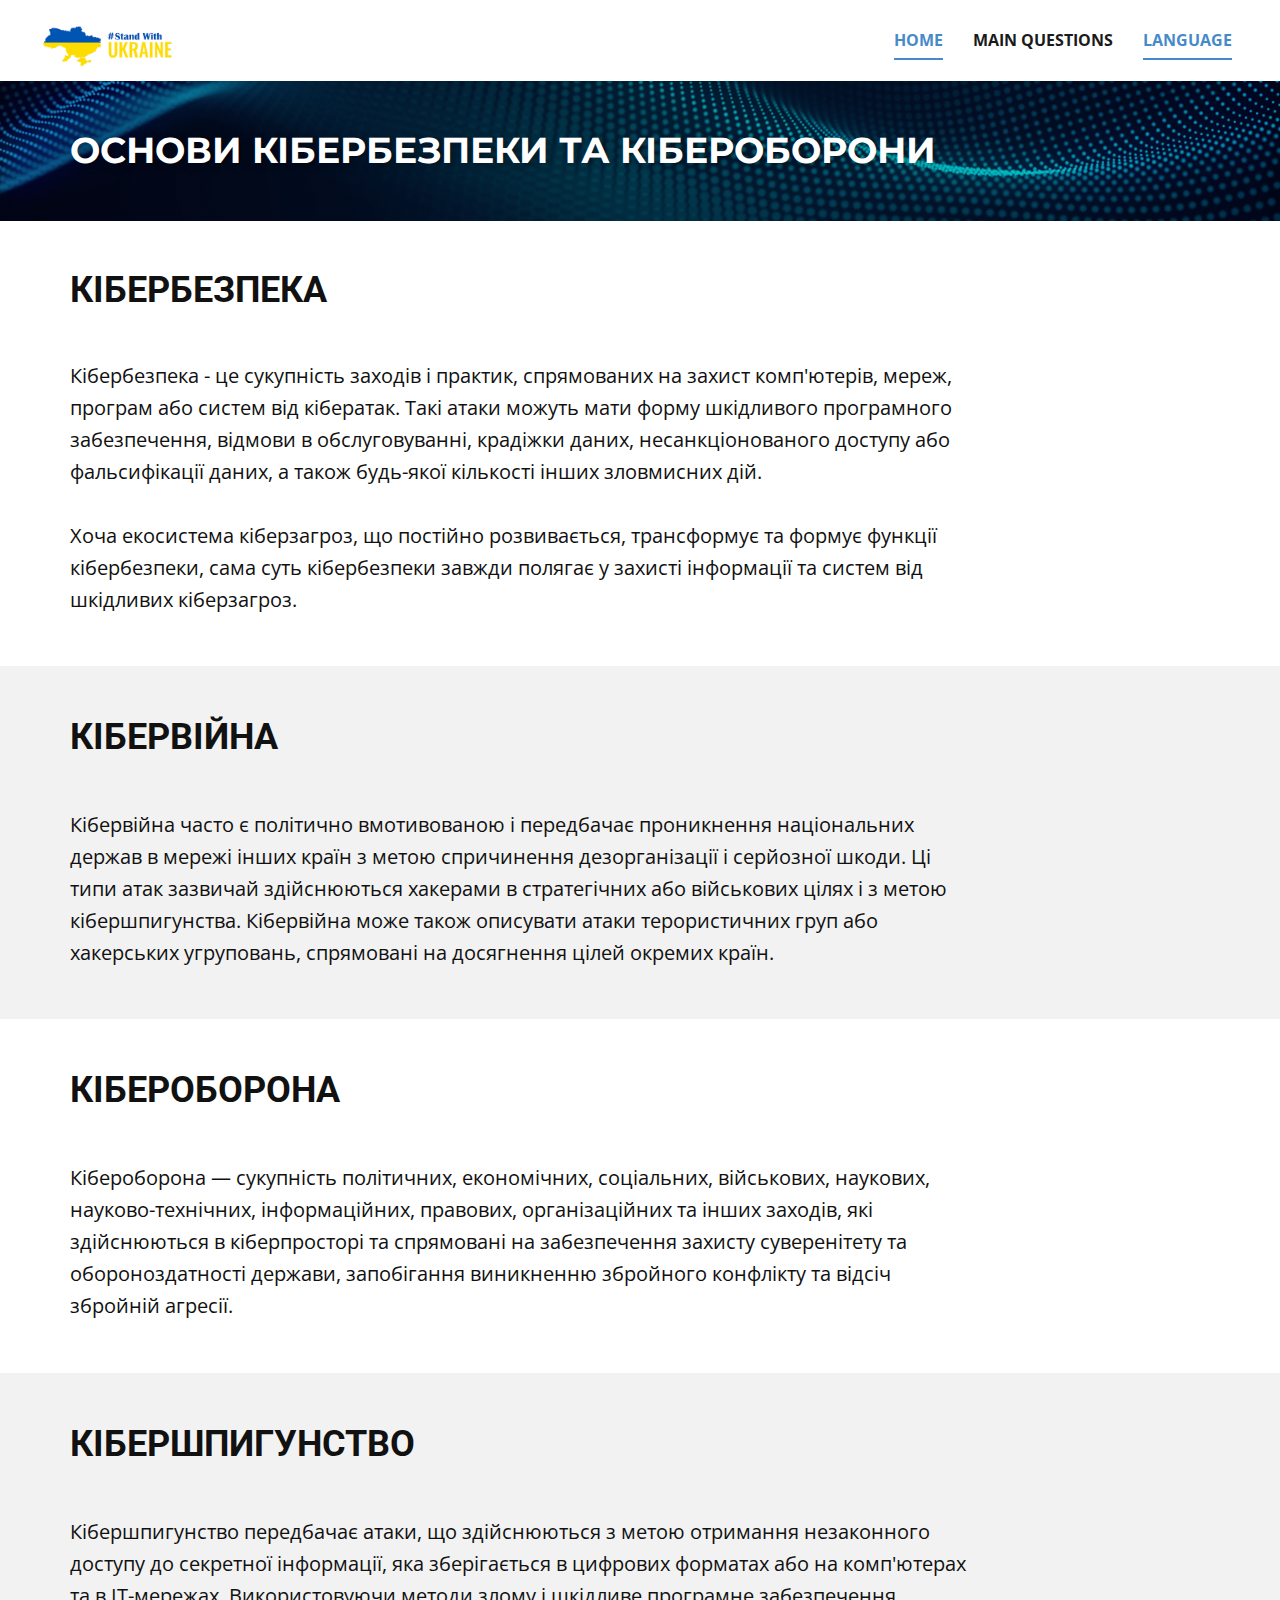
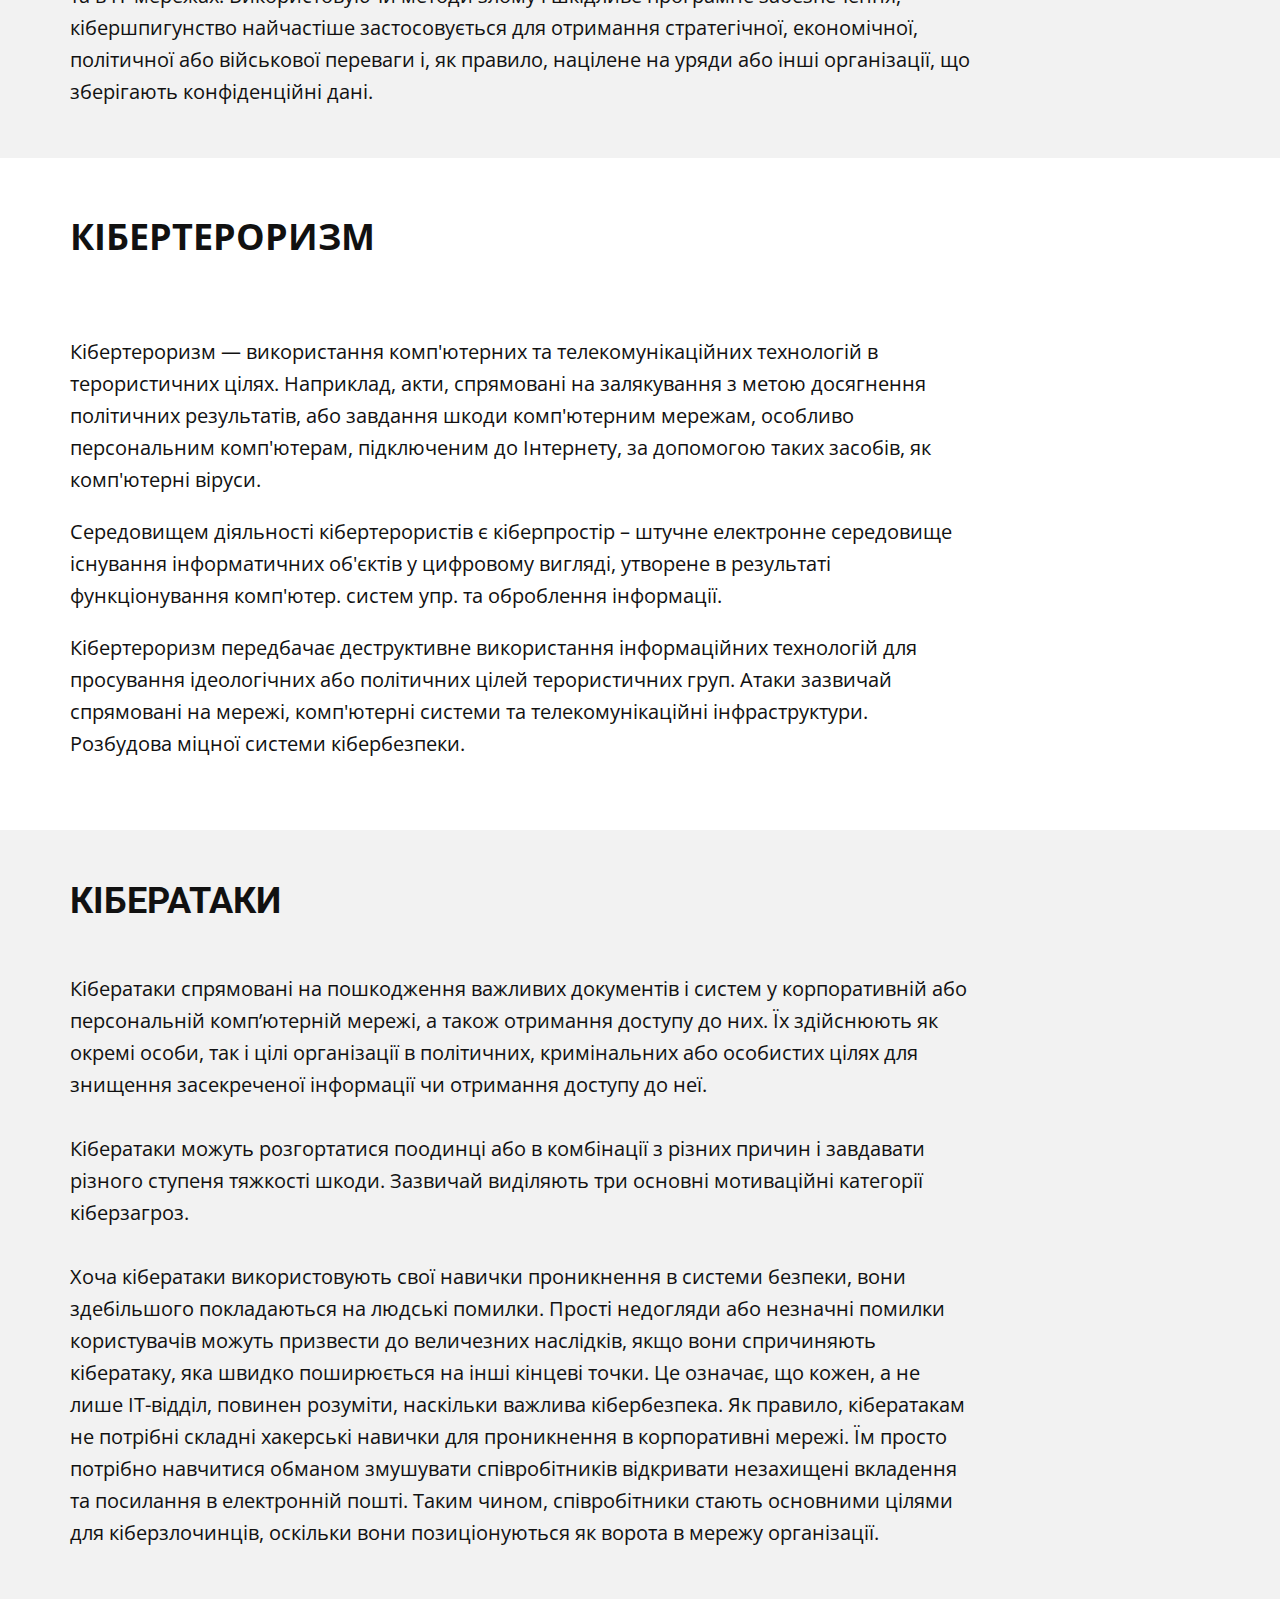
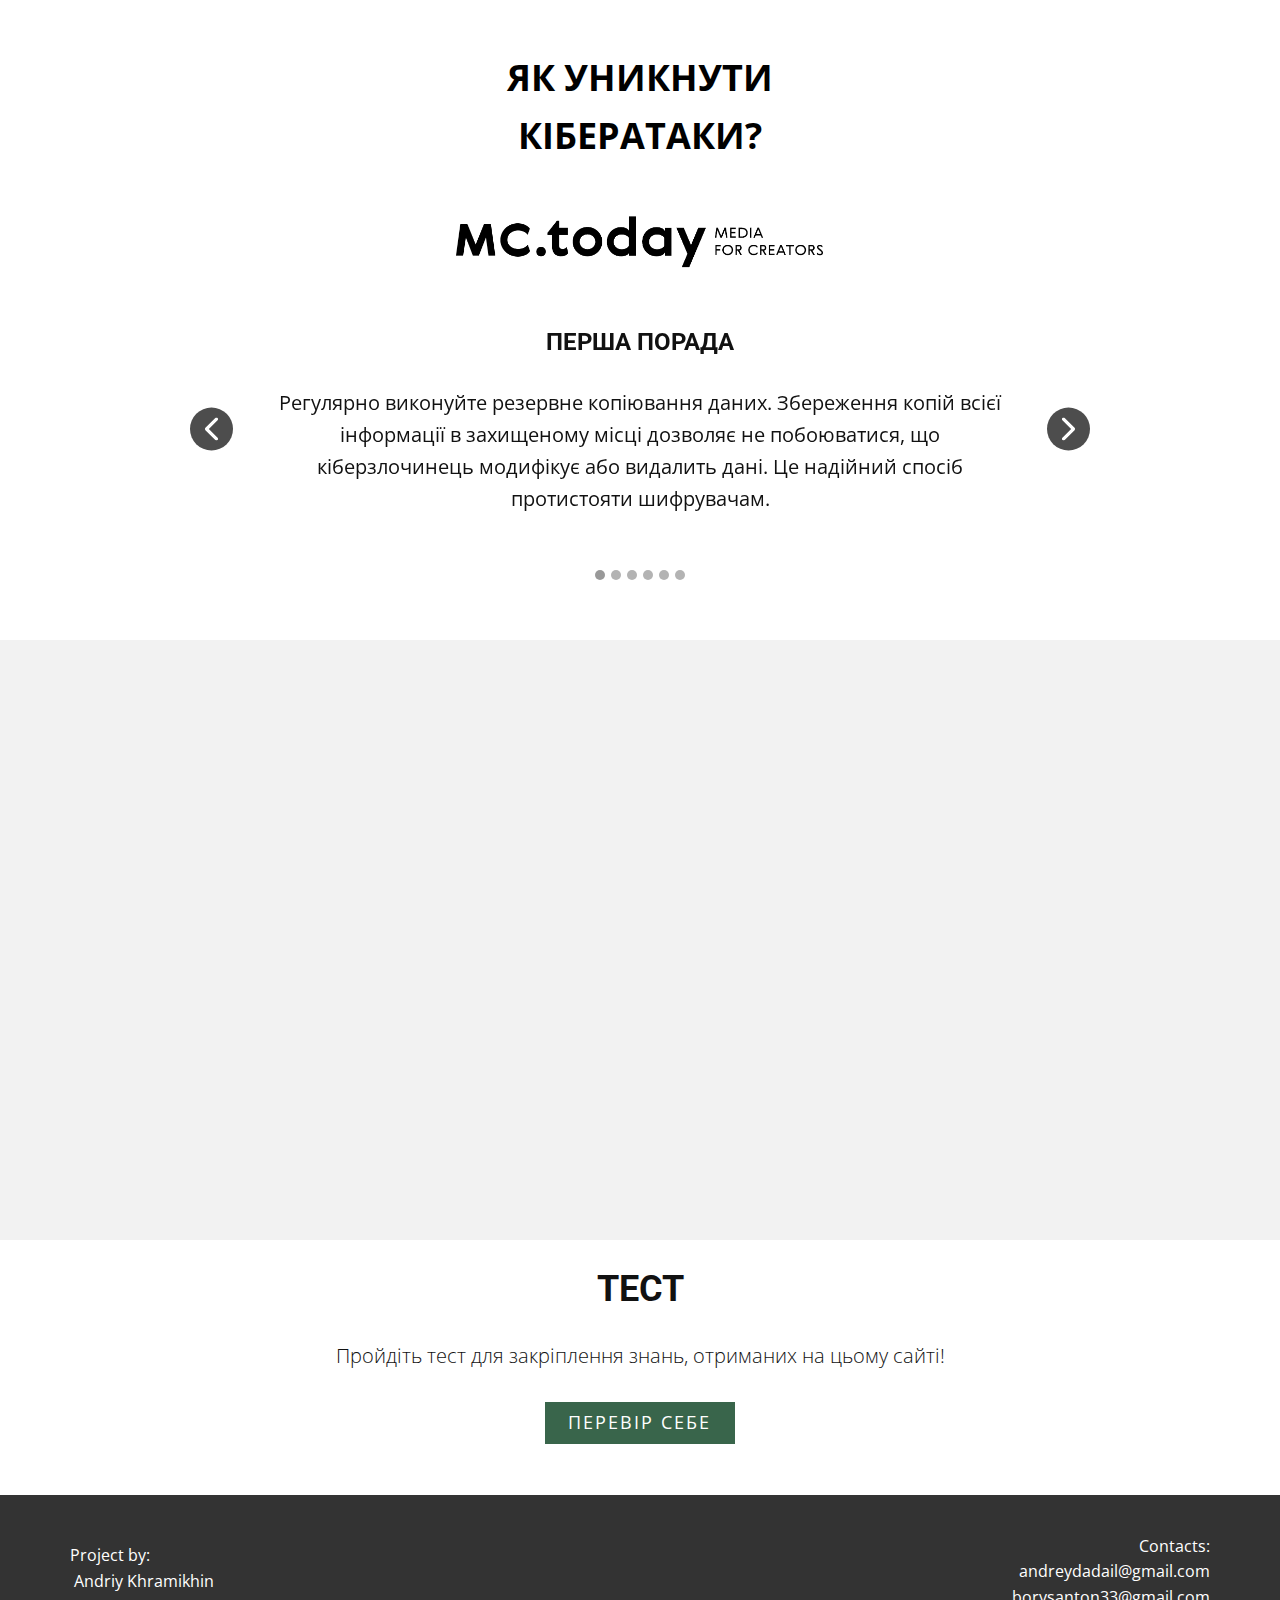
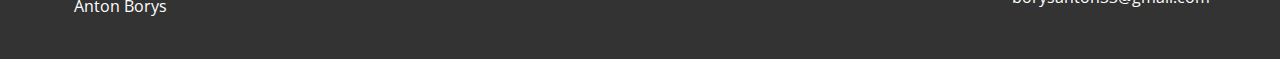
<file: index.html>
<!DOCTYPE html>
<html style="font-size: 16px;" lang="ru"><head>
    <meta name="viewport" content="width=device-width, initial-scale=1.0">
    <meta charset="utf-8">
    <meta name="keywords" content="PC gaming news, reviews, and guides, INTUITIVE">
    <meta name="description" content="">
    <title>КІБЕРБЕЗПЕКА</title>
    <link rel="stylesheet" href="nicepage.css" media="screen">
<link rel="stylesheet" href="КІБЕРБЕЗПЕКА.css" media="screen">
    <script class="u-script" type="text/javascript" src="jquery.js" defer=""></script>
    <script class="u-script" type="text/javascript" src="nicepage.js" defer=""></script>
    <meta name="generator" content="Nicepage 5.0.7, nicepage.com">
    <meta name="referrer" content="origin">
    <link id="u-theme-google-font" rel="stylesheet" href="https://fonts.googleapis.com/css?family=Roboto:100,100i,300,300i,400,400i,500,500i,700,700i,900,900i|Open+Sans:300,300i,400,400i,500,500i,600,600i,700,700i,800,800i">
    <link id="u-page-google-font" rel="stylesheet" href="https://fonts.googleapis.com/css?family=Montserrat:100,100i,200,200i,300,300i,400,400i,500,500i,600,600i,700,700i,800,800i,900,900i">
    
    
    
    
    
    
    
    
    
    
    
    
    <script type="application/ld+json">{
		"@context": "http://schema.org",
		"@type": "Organization",
		"name": "",
		"logo": "images/image_2022-11-23_01-07-32.png"
}</script>
    <meta name="theme-color" content="#478ac9">
    <meta property="og:title" content="КІБЕРБЕЗПЕКА">
    <meta property="og:type" content="website">
  </head>
  <body data-home-page="КІБЕРБЕЗПЕКА.html" data-home-page-title="КІБЕРБЕЗПЕКА" class="u-body u-xl-mode" data-lang="ru"><header class="u-clearfix u-header u-image u-sticky u-sticky-aeb5 u-header" id="sec-20ce" data-image-width="220" data-image-height="139"><div class="u-clearfix u-sheet u-valign-middle-lg u-sheet-1">
        <a href="КІБЕРБЕЗПЕКА.html" class="u-image u-logo u-image-1" data-image-width="380" data-image-height="133" title="КІБЕРБЕЗПЕКА">
          <img src="images/image_2022-11-23_01-07-32.png" class="u-logo-image u-logo-image-1">
        </a>
        <nav class="u-menu u-menu-dropdown u-offcanvas u-menu-1">
          <div class="menu-collapse" style="font-size: 1rem; letter-spacing: 0px; font-weight: 700; text-transform: uppercase;">
            <a class="u-button-style u-custom-active-border-color u-custom-border u-custom-border-color u-custom-borders u-custom-hover-border-color u-custom-left-right-menu-spacing u-custom-padding-bottom u-custom-text-color u-custom-text-hover-color u-custom-top-bottom-menu-spacing u-nav-link u-text-active-palette-1-base u-text-hover-palette-2-base" href="#">
              <svg class="u-svg-link" viewBox="0 0 24 24"><use xmlns:xlink="http://www.w3.org/1999/xlink" xlink:href="#menu-hamburger"></use></svg>
              <svg class="u-svg-content" version="1.1" id="menu-hamburger" viewBox="0 0 16 16" x="0px" y="0px" xmlns:xlink="http://www.w3.org/1999/xlink" xmlns="http://www.w3.org/2000/svg"><g><rect y="1" width="16" height="2"></rect><rect y="7" width="16" height="2"></rect><rect y="13" width="16" height="2"></rect>
</g></svg>
            </a>
          </div>
          <div class="u-custom-menu u-nav-container">
            <ul class="u-nav u-spacing-30 u-unstyled u-nav-1"><li class="u-nav-item"><a class="u-border-2 u-border-active-palette-1-base u-border-hover-palette-1-base u-border-no-left u-border-no-right u-border-no-top u-button-style u-nav-link u-text-active-palette-1-base u-text-grey-90 u-text-hover-grey-90" href="КІБЕРБЕЗПЕКА.html#carousel_6234" style="padding: 10px 0px;">Home</a>
</li><li class="u-nav-item"><a class="u-border-2 u-border-active-palette-1-base u-border-hover-palette-1-base u-border-no-left u-border-no-right u-border-no-top u-button-style u-nav-link u-text-active-palette-1-base u-text-grey-90 u-text-hover-grey-90" href="КІБЕРБЕЗПЕКА.html#sec-dfb4" style="padding: 10px 0px;">Main questions</a><div class="u-nav-popup"><ul class="u-h-spacing-20 u-nav u-unstyled u-v-spacing-10 u-nav-2"><li class="u-nav-item"><a class="u-button-style u-nav-link u-white" href="КІБЕРБЕЗПЕКА.html#sec-dfb4">Cybersecurity</a>
</li><li class="u-nav-item"><a class="u-button-style u-nav-link u-white" href="КІБЕРБЕЗПЕКА.html#sec-ec45">Cyberwar</a>
</li><li class="u-nav-item"><a class="u-button-style u-nav-link u-white" href="КІБЕРБЕЗПЕКА.html#sec-858e">Cyberdefense</a>
</li><li class="u-nav-item"><a class="u-button-style u-nav-link u-white" href="КІБЕРБЕЗПЕКА.html#sec-5d4c">Cyberespionage</a>
</li><li class="u-nav-item"><a class="u-button-style u-nav-link u-white" href="КІБЕРБЕЗПЕКА.html#sec-f762">Cyberterrorism</a>
</li><li class="u-nav-item"><a class="u-button-style u-nav-link u-white" href="КІБЕРБЕЗПЕКА.html#sec-db13">Cyberattacks</a>
</li><li class="u-nav-item"><a class="u-button-style u-nav-link u-white" href="КІБЕРБЕЗПЕКА.html#sec-d82f">How to avoid a cyberattack?</a>
</li><li class="u-nav-item"><a class="u-button-style u-nav-link u-white" href="КІБЕРБЕЗПЕКА.html#sec-c91d">Test yourself</a>
</li></ul>
</div>
</li><li class="u-nav-item"><a class="u-border-2 u-border-active-palette-1-base u-border-hover-palette-1-base u-border-no-left u-border-no-right u-border-no-top u-button-style u-nav-link u-text-active-palette-1-base u-text-grey-90 u-text-hover-grey-90" href="КІБЕРБЕЗПЕКА.html" style="padding: 10px 0px;">Language</a><div class="u-nav-popup"><ul class="u-h-spacing-20 u-nav u-unstyled u-v-spacing-10 u-nav-3"><li class="u-nav-item"><a class="u-button-style u-nav-link u-white" href="CYBERSECURITY.html">English</a>
</li><li class="u-nav-item"><a class="u-button-style u-nav-link u-white" href="КІБЕРБЕЗПЕКА.html">Ukrainian</a>
</li></ul>
</div>
</li></ul>
          </div>
          <div class="u-custom-menu u-nav-container-collapse">
            <div class="u-black u-container-style u-inner-container-layout u-opacity u-opacity-95 u-sidenav">
              <div class="u-inner-container-layout u-sidenav-overflow">
                <div class="u-menu-close"></div>
                <ul class="u-align-center u-nav u-popupmenu-items u-unstyled u-nav-4"><li class="u-nav-item"><a class="u-button-style u-nav-link" href="КІБЕРБЕЗПЕКА.html#carousel_6234">Home</a>
</li><li class="u-nav-item"><a class="u-button-style u-nav-link" href="КІБЕРБЕЗПЕКА.html#sec-dfb4">Main questions</a><div class="u-nav-popup"><ul class="u-h-spacing-20 u-nav u-unstyled u-v-spacing-10 u-nav-5"><li class="u-nav-item"><a class="u-button-style u-nav-link" href="КІБЕРБЕЗПЕКА.html#sec-dfb4">Cybersecurity</a>
</li><li class="u-nav-item"><a class="u-button-style u-nav-link" href="КІБЕРБЕЗПЕКА.html#sec-ec45">Cyberwar</a>
</li><li class="u-nav-item"><a class="u-button-style u-nav-link" href="КІБЕРБЕЗПЕКА.html#sec-858e">Cyberdefense</a>
</li><li class="u-nav-item"><a class="u-button-style u-nav-link" href="КІБЕРБЕЗПЕКА.html#sec-5d4c">Cyberespionage</a>
</li><li class="u-nav-item"><a class="u-button-style u-nav-link" href="КІБЕРБЕЗПЕКА.html#sec-f762">Cyberterrorism</a>
</li><li class="u-nav-item"><a class="u-button-style u-nav-link" href="КІБЕРБЕЗПЕКА.html#sec-db13">Cyberattacks</a>
</li><li class="u-nav-item"><a class="u-button-style u-nav-link" href="КІБЕРБЕЗПЕКА.html#sec-d82f">How to avoid a cyberattack?</a>
</li><li class="u-nav-item"><a class="u-button-style u-nav-link" href="КІБЕРБЕЗПЕКА.html#sec-c91d">Test yourself</a>
</li></ul>
</div>
</li><li class="u-nav-item"><a class="u-button-style u-nav-link" href="КІБЕРБЕЗПЕКА.html">Language</a><div class="u-nav-popup"><ul class="u-h-spacing-20 u-nav u-unstyled u-v-spacing-10 u-nav-6"><li class="u-nav-item"><a class="u-button-style u-nav-link" href="CYBERSECURITY.html">English</a>
</li><li class="u-nav-item"><a class="u-button-style u-nav-link" href="КІБЕРБЕЗПЕКА.html">Ukrainian</a>
</li></ul>
</div>
</li></ul>
              </div>
            </div>
            <div class="u-black u-menu-overlay u-opacity u-opacity-70"></div>
          </div>
        </nav>
      </div></header>
    <section class="u-align-center u-clearfix u-image u-shading u-section-1" id="carousel_6234" src="" data-image-width="3840" data-image-height="2160">
      <div class="u-clearfix u-sheet u-valign-middle u-sheet-1">
        <h1 class="u-align-left u-custom-font u-font-montserrat u-text u-text-body-alt-color u-title u-text-1">ОСНОВИ КІБЕРБЕЗПЕКИ ТА КІБЕРОБОРОНИ</h1>
      </div>
    </section>
    <section class="u-align-center u-clearfix u-white u-section-2" src="" id="sec-dfb4">
      <div class="u-clearfix u-sheet u-sheet-1">
        <h1 class="u-align-left u-text u-title u-text-1">КІБЕРБЕЗПЕКА</h1>
        <p class="u-align-left u-large-text u-text u-text-variant u-text-2"> Кібербезпека - це сукупність заходів і практик, спрямованих на захист комп'ютерів, мереж, програм або систем від кібератак. Такі атаки можуть мати форму шкідливого програмного забезпечення, відмови в обслуговуванні, крадіжки даних, несанкціонованого доступу або фальсифікації даних, а також будь-якої кількості інших зловмисних дій. <br>
          <br>Хоча екосистема кіберзагроз, що постійно розвивається, трансформує та формує функції кібербезпеки, сама суть кібербезпеки завжди полягає у захисті інформації та систем від шкідливих кіберзагроз. <br>
        </p>
      </div>
    </section>
    <section class="u-clearfix u-grey-5 u-section-3" id="sec-ec45">
      <div class="u-clearfix u-sheet u-valign-middle u-sheet-1">
        <h3 class="u-text u-text-1">КІБЕРВІЙНА</h3>
        <p class="u-text u-text-2"> Кібервійна часто є політично вмотивованою і передбачає проникнення національних держав в мережі інших країн з метою спричинення дезорганізації і серйозної шкоди. Ці типи атак зазвичай здійснюються хакерами в стратегічних або військових цілях і з метою кібершпигунства. Кібервійна може також описувати атаки терористичних груп або хакерських угруповань, спрямовані на досягнення цілей окремих країн.</p>
      </div>
    </section>
    <section class="u-clearfix u-white u-section-4" id="sec-858e">
      <div class="u-clearfix u-sheet u-sheet-1">
        <h3 class="u-align-left u-text u-text-1">КІБЕРОБОРОНА</h3>
        <p class="u-align-left u-text u-text-2"> Кібероборона — сукупність політичних, економічних, соціальних, військових, наукових, науково-технічних, інформаційних, правових, організаційних та інших заходів, які здійснюються в кіберпросторі та спрямовані на забезпечення захисту суверенітету та обороноздатності держави, запобігання виникненню збройного конфлікту та відсіч збройній агресії.</p>
      </div>
    </section>
    <section class="u-clearfix u-grey-5 u-section-5" id="sec-5d4c">
      <div class="u-clearfix u-sheet u-sheet-1">
        <h3 class="u-text u-text-1">КІБЕРШПИГУНСТВО</h3>
        <p class="u-text u-text-2"> Кібершпигунство передбачає атаки, що здійснюються з метою отримання незаконного доступу до секретної інформації, яка зберігається в цифрових форматах або на комп'ютерах та в ІТ-мережах. Використовуючи методи злому і шкідливе програмне забезпечення, кібершпигунство найчастіше застосовується для отримання стратегічної, економічної, політичної або військової переваги і, як правило, націлене на уряди або інші організації, що зберігають конфіденційні дані.</p>
      </div>
    </section>
    <section class="u-clearfix u-white u-section-6" id="sec-f762">
      <div class="u-clearfix u-sheet u-valign-middle u-sheet-1">
        <p class="u-align-left u-text u-text-1">КІБЕРТЕРОРИЗМ</p>
        <div class="fr-view u-align-center u-clearfix u-rich-text u-text u-text-2">
          <p style="text-align: left;">Кібертероризм — використання комп'ютерних та телекомунікаційних технологій в терористичних цілях. Наприклад, акти, спрямовані на залякування з метою досягнення політичних результатів, або завдання шкоди комп'ютерним мережам, особливо персональним комп'ютерам, підключеним до Інтернету, за допомогою таких засобів, як комп'ютерні віруси.</p>
          <p style="text-align: left;">Середовищем діяльності кібертерористів є кіберпростір – штучне електронне середовище існування інформатичних об'єктів у цифровому вигляді, утворене в результаті функціонування комп'ютер. систем упр. та оброблення інформації.</p>
          <p id="isPasted" style="text-align: left;">Кібертероризм передбачає деструктивне використання інформаційних технологій для просування ідеологічних або політичних цілей терористичних груп. Атаки зазвичай спрямовані на мережі, комп'ютерні системи та телекомунікаційні інфраструктури. Розбудова міцної системи кібербезпеки.</p>
        </div>
      </div>
    </section>
    <section class="u-clearfix u-grey-5 u-section-7" id="sec-db13">
      <div class="u-clearfix u-sheet u-sheet-1">
        <h3 class="u-text u-text-1"> КІБЕРАТАКИ</h3>
        <p class="u-text u-text-2"> Кібератаки спрямовані на пошкодження важливих документів і систем у корпоративній або персональній комп’ютерній мережі, а також отримання доступу до них. Їх здійснюють як окремі особи, так і цілі організації в політичних, кримінальних або особистих цілях для знищення засекреченої інформації чи отримання доступу до неї.<br>
          <br>Кібератаки можуть розгортатися поодинці або в комбінації з різних причин і завдавати різного ступеня тяжкості шкоди. Зазвичай виділяють три основні мотиваційні категорії кіберзагроз.&nbsp;<br>
          <br>Хоча кібератаки використовують свої навички проникнення в системи безпеки, вони здебільшого покладаються на людські помилки. Прості недогляди або незначні помилки користувачів можуть призвести до величезних наслідків, якщо вони спричиняють кібератаку, яка швидко поширюється на інші кінцеві точки. Це означає, що кожен, а не лише ІТ-відділ, повинен розуміти, наскільки важлива кібербезпека. Як правило, кібератакам не потрібні складні хакерські навички для проникнення в корпоративні мережі. Їм просто потрібно навчитися обманом змушувати співробітників відкривати незахищені вкладення та посилання в електронній пошті. Таким чином, співробітники стають основними цілями для кіберзлочинців, оскільки вони позиціонуються як ворота в мережу організації.<br>
        </p>
      </div>
    </section>
    <section class="u-align-center u-clearfix u-white u-section-8" id="sec-d82f">
      <div class="u-clearfix u-sheet u-sheet-1">
        <p class="u-text u-text-black u-text-1">ЯК УНИКНУТИ КІБЕРАТАКИ?</p>
        <img class="u-image u-image-contain u-image-default u-image-1" src="images/123.png" alt="" data-image-width="1423" data-image-height="209">
        <div id="carousel-5989" data-interval="5000" data-u-ride="carousel" class="u-carousel u-slider u-slider-1">
          <ol class="u-absolute-hcenter u-carousel-indicators u-carousel-indicators-1">
            <li data-u-target="#carousel-5989" class="u-active u-active-grey-40 u-grey-30 u-hover-palette-5-dark-1 u-shape-circle" data-u-slide-to="0" style="width: 10px; height: 10px;"></li>
            <li data-u-target="#carousel-5989" class="u-active-grey-40 u-grey-30 u-hover-palette-5-dark-1 u-shape-circle" data-u-slide-to="1" style="width: 10px; height: 10px;"></li>
            <li data-u-target="#carousel-5989" class="u-active-grey-40 u-grey-30 u-hover-palette-5-dark-1 u-shape-circle" data-u-slide-to="2" style="width: 10px; height: 10px;"></li>
            <li data-u-target="#carousel-5989" class="u-active-grey-40 u-grey-30 u-hover-palette-5-dark-1 u-shape-circle" data-u-slide-to="3" style="width: 10px; height: 10px;"></li>
            <li data-u-target="#carousel-5989" class="u-active-grey-40 u-grey-30 u-hover-palette-5-dark-1 u-shape-circle" data-u-slide-to="4" style="width: 10px; height: 10px;"></li>
            <li data-u-target="#carousel-5989" class="u-active-grey-40 u-grey-30 u-hover-palette-5-dark-1 u-shape-circle" data-u-slide-to="5" style="width: 10px; height: 10px;"></li>
          </ol>
          <div class="u-carousel-inner" role="listbox">
            <div class="u-active u-align-center u-carousel-item u-container-style u-slide">
              <div class="u-container-layout u-container-layout-1">
                <h4 class="u-text u-text-2">ПЕРША ПОРАДА </h4>
                <p class="u-large-text u-text u-text-variant u-text-3"> Регулярно виконуйте резервне копіювання даних. Збереження копій всієї інформації в захищеному місці дозволяє не побоюватися, що кіберзлочинець модифікує або видалить дані. Це надійний спосіб протистояти шифрувачам.</p>
              </div>
            </div>
            <div class="u-align-center u-carousel-item u-container-style u-slide">
              <div class="u-container-layout u-container-layout-2">
                <h4 class="u-text u-text-4">ДРУГА ПОРАДА </h4>
                <p class="u-large-text u-text u-text-variant u-text-5"> Контролюйте доступи. Використовуйте облікові записи з мінімальними правами для щоденної роботи. Це зменшить шкоду, якщо кіберзлочинець отримає доступ до такого облікового запису. Видаліть облікові записи інших користувачів, які не використовуються.</p>
              </div>
            </div>
            <div class="u-align-center u-carousel-item u-container-style u-slide">
              <div class="u-container-layout u-container-layout-3">
                <h4 class="u-text u-text-6"> ТРЕТЯ ПОРАДА </h4>
                <p class="u-large-text u-text u-text-variant u-text-7"> Не забувайте про двофакторну авторизацію. Ще один одноразовий код на додаток до основного пароля допомагає підвищити безпеку облікового запису.</p>
              </div>
            </div>
            <div class="u-align-center u-carousel-item u-container-style u-slide">
              <div class="u-container-layout u-container-layout-4">
                <h4 class="u-text u-text-8">ЧЕТВЕРТА ПОРАДА </h4>
                <p class="u-large-text u-text u-text-variant u-text-9"> Слідкуйте за новинами кібербезпеки. Цікавтеся останніми подіями у кіберсфері, щоб бути в курсі останніх атак. Іноді це дозволяє раніше відреагувати на нову кіберзагрозу.</p>
              </div>
            </div>
            <div class="u-align-center u-carousel-item u-container-style u-slide">
              <div class="u-container-layout u-container-layout-5">
                <h4 class="u-text u-text-10">П'ЯТА ПОРАДА </h4>
                <p class="u-large-text u-text u-text-variant u-text-11"> Оновлюйте програмне забезпечення вчасно. У програмах постійно знаходять уразливості, які іноді закриваються у нових версіях.</p>
              </div>
            </div>
            <div class="u-align-center u-carousel-item u-container-style u-slide">
              <div class="u-container-layout u-container-layout-6">
                <h4 class="u-text u-text-12">ШОСТА ПОРАДА </h4>
                <p class="u-large-text u-text u-text-variant u-text-13"> Використовуйте брандмауери та антивіруси. Це ще один рівень захисту шляхом виявлення шкідливих програм та зниження інших ризиків.</p>
              </div>
            </div>
          </div>
          <a class="u-absolute-vcenter u-carousel-control u-carousel-control-prev u-grey-70 u-icon-circle u-spacing-10 u-carousel-control-1" href="#carousel-5989" role="button" data-u-slide="prev">
            <span aria-hidden="true">
              <svg viewBox="0 0 451.847 451.847"><path d="M97.141,225.92c0-8.095,3.091-16.192,9.259-22.366L300.689,9.27c12.359-12.359,32.397-12.359,44.751,0
c12.354,12.354,12.354,32.388,0,44.748L173.525,225.92l171.903,171.909c12.354,12.354,12.354,32.391,0,44.744
c-12.354,12.365-32.386,12.365-44.745,0l-194.29-194.281C100.226,242.115,97.141,234.018,97.141,225.92z"></path></svg>
            </span>
            <span class="sr-only">
              <svg viewBox="0 0 451.847 451.847"><path d="M97.141,225.92c0-8.095,3.091-16.192,9.259-22.366L300.689,9.27c12.359-12.359,32.397-12.359,44.751,0
c12.354,12.354,12.354,32.388,0,44.748L173.525,225.92l171.903,171.909c12.354,12.354,12.354,32.391,0,44.744
c-12.354,12.365-32.386,12.365-44.745,0l-194.29-194.281C100.226,242.115,97.141,234.018,97.141,225.92z"></path></svg>
            </span>
          </a>
          <a class="u-absolute-vcenter u-carousel-control u-carousel-control-next u-grey-70 u-icon-circle u-spacing-10 u-carousel-control-2" href="#carousel-5989" role="button" data-u-slide="next">
            <span aria-hidden="true">
              <svg viewBox="0 0 451.846 451.847"><path d="M345.441,248.292L151.154,442.573c-12.359,12.365-32.397,12.365-44.75,0c-12.354-12.354-12.354-32.391,0-44.744
L278.318,225.92L106.409,54.017c-12.354-12.359-12.354-32.394,0-44.748c12.354-12.359,32.391-12.359,44.75,0l194.287,194.284
c6.177,6.18,9.262,14.271,9.262,22.366C354.708,234.018,351.617,242.115,345.441,248.292z"></path></svg>
            </span>
            <span class="sr-only">
              <svg viewBox="0 0 451.846 451.847"><path d="M345.441,248.292L151.154,442.573c-12.359,12.365-32.397,12.365-44.75,0c-12.354-12.354-12.354-32.391,0-44.744
L278.318,225.92L106.409,54.017c-12.354-12.359-12.354-32.394,0-44.748c12.354-12.359,32.391-12.359,44.75,0l194.287,194.284
c6.177,6.18,9.262,14.271,9.262,22.366C354.708,234.018,351.617,242.115,345.441,248.292z"></path></svg>
            </span>
          </a>
        </div>
      </div>
      <style data-mode="XXL">@media (max-width: 0px) {
   .u-section-8 {
    background-image: none;
  }
  .u-section-8 .u-sheet-1 {
    min-height: 579px;
  }
  .u-section-8 .u-slider-1 {
    min-height: 480px;
    width: 763px;
    margin-top: 50px;
    margin-bottom: 50px;
    margin-left: auto;
    margin-right: auto;
  }
  .u-section-8 .u-carousel-indicators-1 {
    position: absolute;
    bottom: 10px;
    width: auto;
    height: auto;
  }
  .u-section-8 .u-container-layout-1 {
    padding-top: 30px;
    padding-bottom: 30px;
    padding-left: 80px;
    padding-right: 80px;
  }
  .u-block-f82b-18 {
    width: 83px;
    height: 83px;
    background-image: url("[data-uri]");
    background-position: 50% 50%;
    margin-top: 0;
    margin-bottom: 0;
    margin-left: auto;
    margin-right: auto;
  }
  .u-section-8 .u-text-3 {
    margin-top: 20px;
    margin-left: 0;
    margin-right: 0;
    margin-bottom: 0;
    font-size: 1.25rem;
  }
  .u-section-8 .u-text-2 {
    font-weight: 700;
    margin-top: 35px;
    margin-left: auto;
    margin-right: auto;
    margin-bottom: 0;
  }
  .u-block-f82b-17 {
    font-size: 1rem;
    font-weight: 400;
    margin-top: 15px;
    margin-left: auto;
    margin-right: auto;
    margin-bottom: 0;
  }
  .u-block-f82b-20 {
    padding-top: 30px;
    padding-bottom: 30px;
    padding-left: 80px;
    padding-right: 80px;
  }
  .u-block-f82b-21 {
    width: 83px;
    height: 83px;
    background-image: url("[data-uri]");
    background-position: 50% 50%;
    margin-top: 0;
    margin-bottom: 0;
    margin-left: auto;
    margin-right: auto;
  }
  .u-block-f82b-22 {
    margin-top: 20px;
    margin-left: 0;
    margin-right: 0;
    margin-bottom: 0;
    font-size: 1.25rem;
  }
  .u-block-f82b-23 {
    font-weight: 700;
    margin-top: 35px;
    margin-left: auto;
    margin-right: auto;
    margin-bottom: 0;
  }
  .u-block-f82b-24 {
    font-size: 1rem;
    font-weight: 400;
    margin-top: 15px;
    margin-left: auto;
    margin-right: auto;
    margin-bottom: 0;
  }
  .u-section-8 .u-carousel-control-1 {
    width: 43px;
    height: 43px;
    background-image: none;
  }
  .u-section-8 .u-carousel-control-2 {
    width: 43px;
    height: 43px;
    background-image: none;
    left: auto;
    position: absolute;
    right: 0;
  }
}</style>
    </section>
    <section class="u-clearfix u-grey-5 u-section-9" id="sec-81f9">
      <div class="u-clearfix u-sheet u-sheet-1">
        <div class="u-align-left u-expanded-width u-left-0 u-video u-video-contain u-video-1">
          <div class="embed-responsive embed-responsive-1">
            <iframe style="position: absolute;top: 0;left: 0;width: 100%;height: 100%;" class="embed-responsive-item" src="https://www.youtube.com/embed/9nQHFF95Q-8?mute=0&amp;showinfo=0&amp;controls=1&amp;start=0" frameborder="0" allowfullscreen=""></iframe>
          </div>
        </div>
      </div>
    </section>
    <section class="u-align-center u-clearfix u-white u-section-10" id="sec-c91d">
      <div class="u-clearfix u-sheet u-sheet-1">
        <h1 class="u-text u-text-1">ТЕСТ</h1>
        <p class="u-text u-text-2">Пройдіть тест для закріплення знань, отриманих на цьому сайті!</p>
        <a href="https://forms.gle/GevR4JmBXghpnULJ7" class="u-border-none u-btn u-btn-rectangle u-button-style u-color-scheme-summer-time u-color-style-multicolor-1 u-custom-color-1 u-radius-0 u-btn-1">ПЕРЕВІР СЕБЕ</a>
      </div>
    </section>
    
    
    
    <footer class="u-align-center u-clearfix u-footer u-grey-80 u-footer" id="sec-bd27"><div class="u-clearfix u-sheet u-sheet-1">
        <p class="u-align-right u-text u-text-1"> Contacts:<br>andreydadail@gmail.com<br>borysanton33@gmail.com
        </p>
        <p class="u-align-left u-small-text u-text u-text-variant u-text-2">Project by:&nbsp;<br>&nbsp;Andriy Khramikhin<br>&nbsp;Anton Borys
        </p>
      </div></footer>

</body></html>
</file>
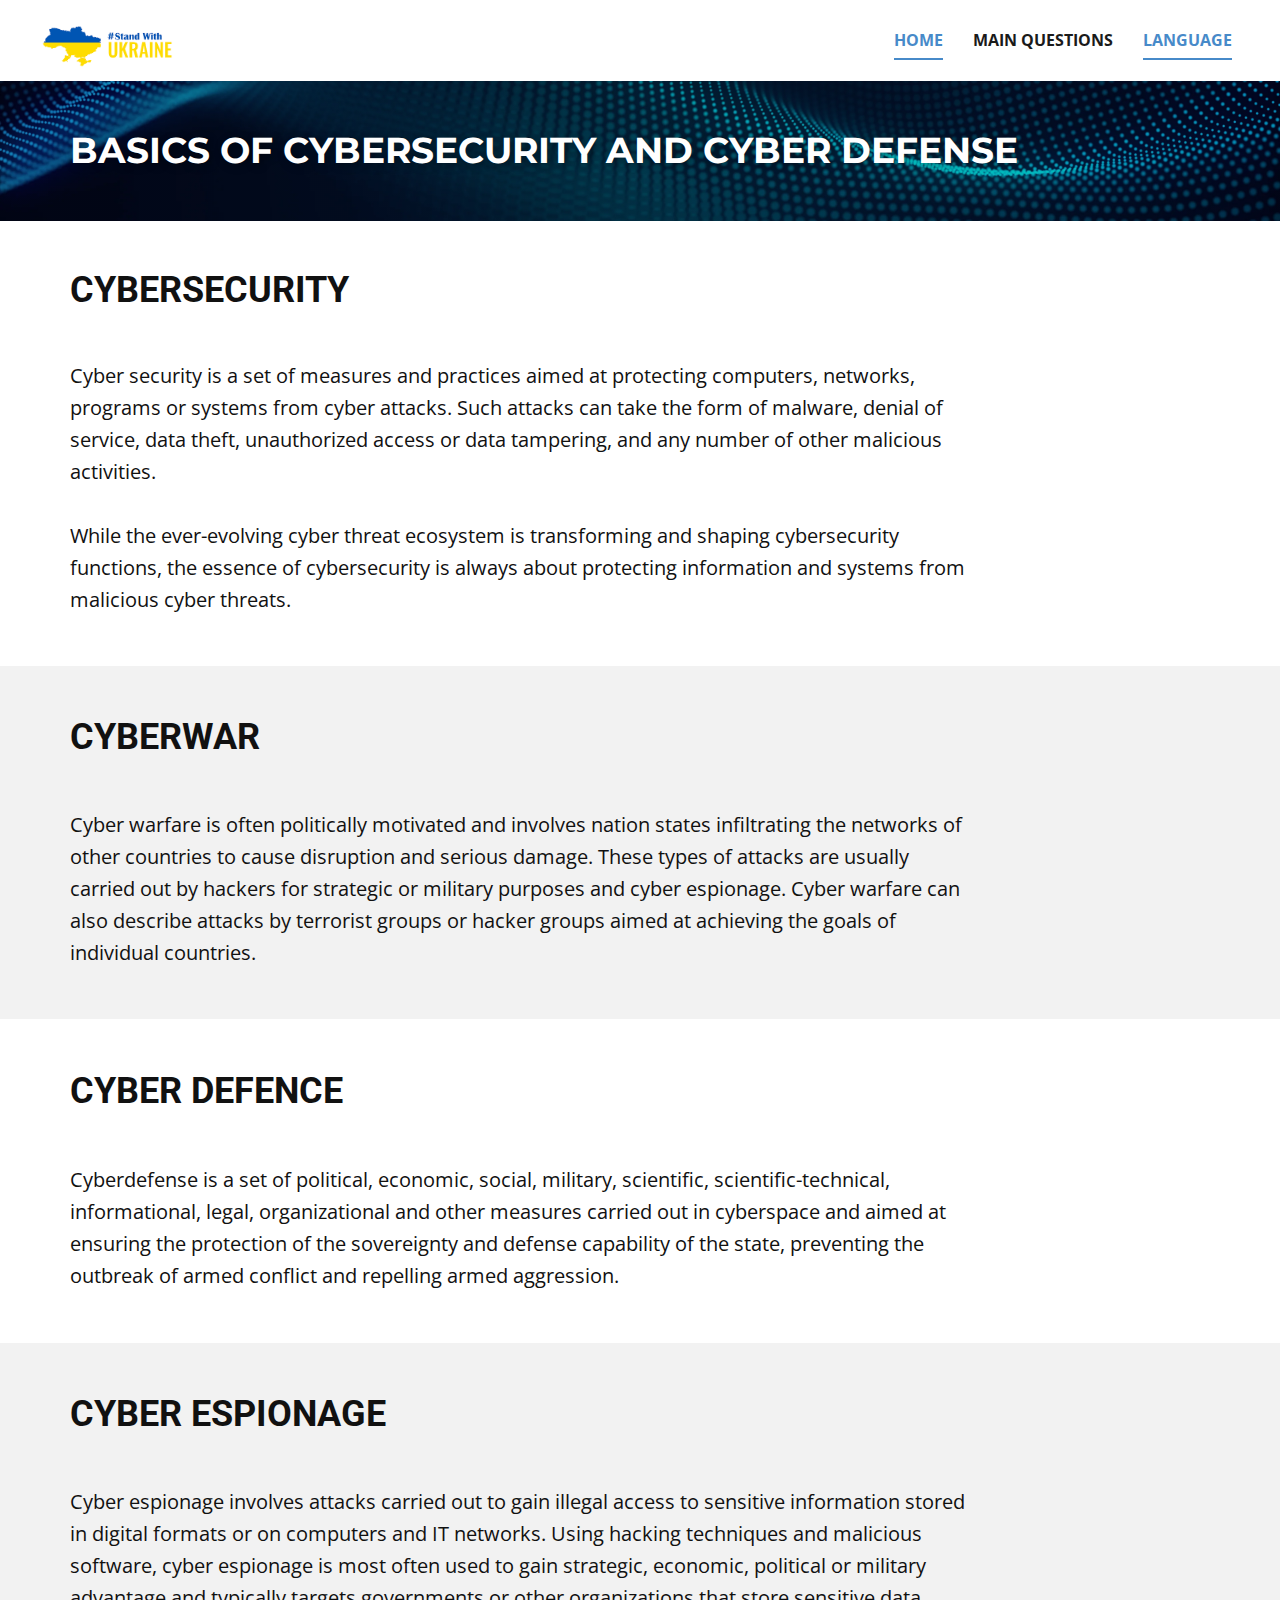
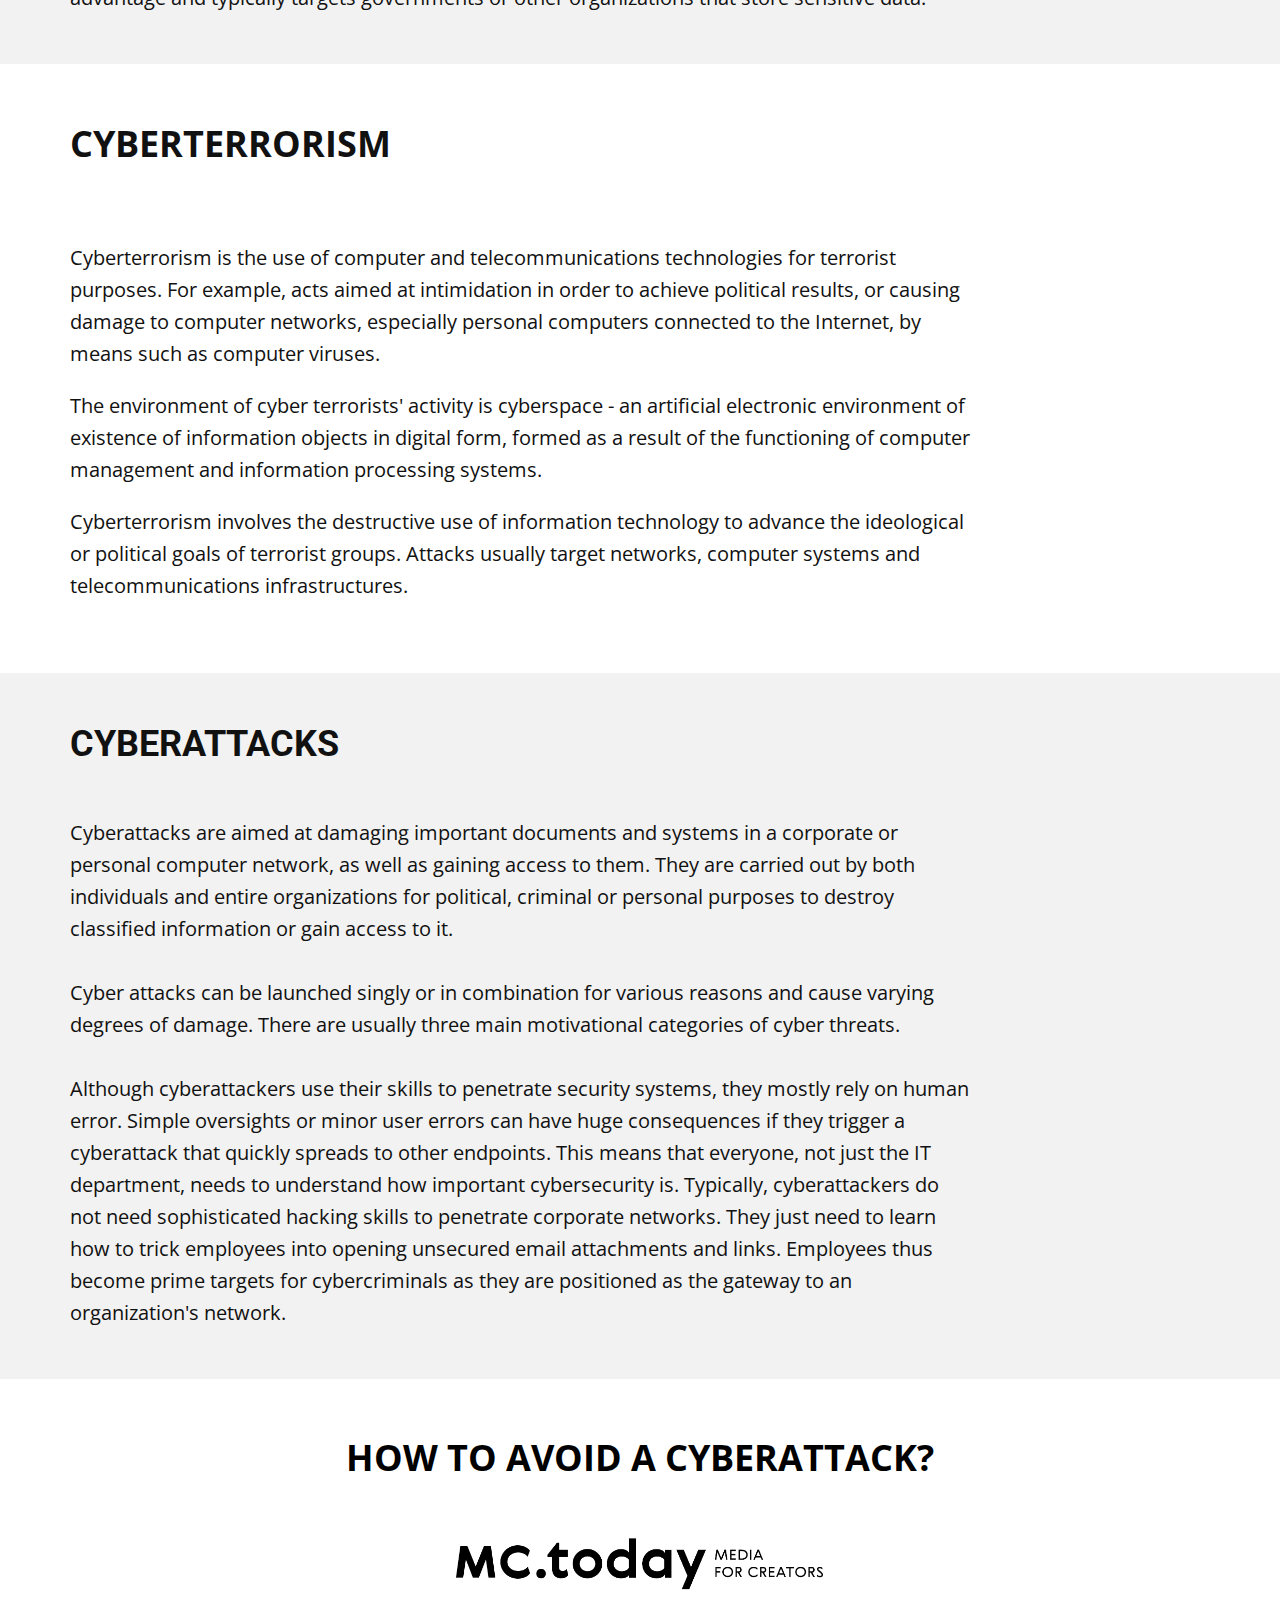
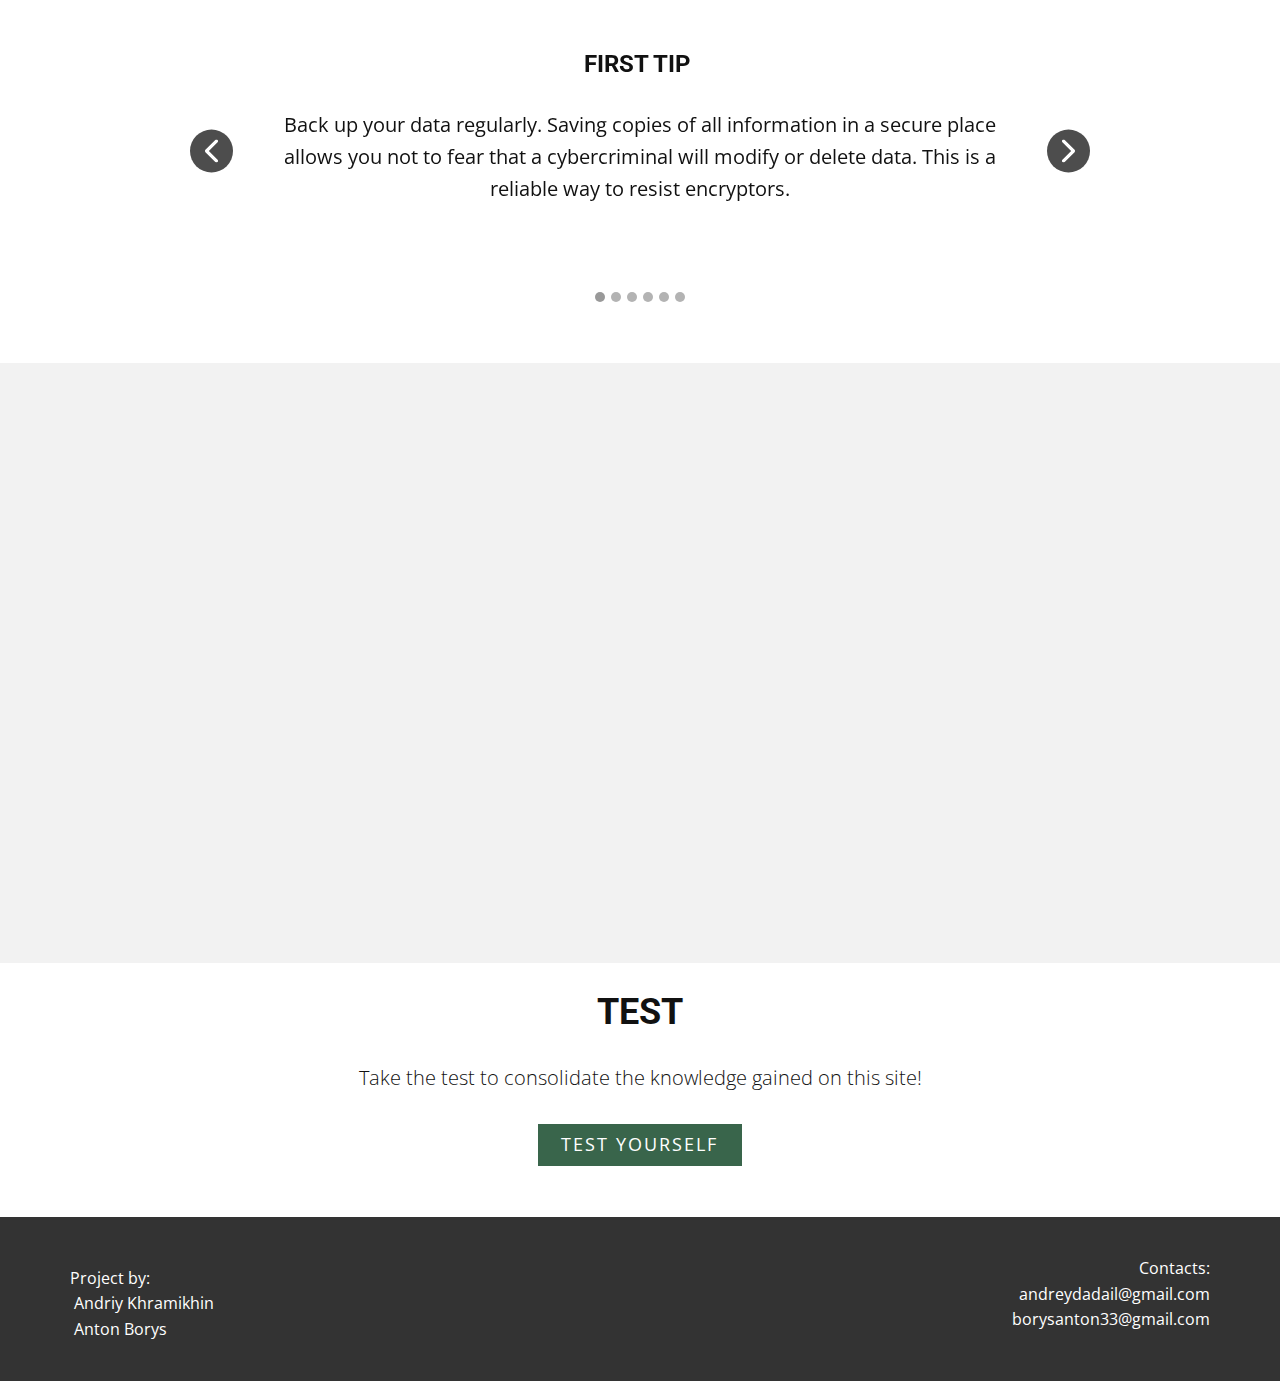
<file: CYBERSECURITY.html>
<!DOCTYPE html>
<html style="font-size: 16px;" lang="ru"><head>
    <meta name="viewport" content="width=device-width, initial-scale=1.0">
    <meta charset="utf-8">
    <meta name="keywords" content="PC gaming news, reviews, and guides, INTUITIVE">
    <meta name="description" content="">
    <title>CYBERSECURITY</title>
    <link rel="stylesheet" href="nicepage.css" media="screen">
<link rel="stylesheet" href="CYBERSECURITY.css" media="screen">
    <script class="u-script" type="text/javascript" src="jquery.js" defer=""></script>
    <script class="u-script" type="text/javascript" src="nicepage.js" defer=""></script>
    <meta name="generator" content="Nicepage 5.0.7, nicepage.com">
    <meta name="referrer" content="origin">
    <link id="u-theme-google-font" rel="stylesheet" href="https://fonts.googleapis.com/css?family=Roboto:100,100i,300,300i,400,400i,500,500i,700,700i,900,900i|Open+Sans:300,300i,400,400i,500,500i,600,600i,700,700i,800,800i">
    <link id="u-page-google-font" rel="stylesheet" href="https://fonts.googleapis.com/css?family=Montserrat:100,100i,200,200i,300,300i,400,400i,500,500i,600,600i,700,700i,800,800i,900,900i">
    
    
    
    
    
    
    
    
    
    
    
    
    <script type="application/ld+json">{
		"@context": "http://schema.org",
		"@type": "Organization",
		"name": "",
		"logo": "images/image_2022-11-23_01-07-32.png"
}</script>
    <meta name="theme-color" content="#478ac9">
    <meta property="og:title" content="CYBERSECURITY">
    <meta property="og:type" content="website">
  </head>
  <body class="u-body u-xl-mode" data-lang="ru"><header class="u-clearfix u-header u-image u-sticky u-sticky-aeb5 u-header" id="sec-20ce" data-image-width="220" data-image-height="139"><div class="u-clearfix u-sheet u-valign-middle-lg u-sheet-1">
        <a href="КІБЕРБЕЗПЕКА.html" class="u-image u-logo u-image-1" data-image-width="380" data-image-height="133" title="КІБЕРБЕЗПЕКА">
          <img src="images/image_2022-11-23_01-07-32.png" class="u-logo-image u-logo-image-1">
        </a>
        <nav class="u-menu u-menu-dropdown u-offcanvas u-menu-1">
          <div class="menu-collapse" style="font-size: 1rem; letter-spacing: 0px; font-weight: 700; text-transform: uppercase;">
            <a class="u-button-style u-custom-active-border-color u-custom-border u-custom-border-color u-custom-borders u-custom-hover-border-color u-custom-left-right-menu-spacing u-custom-padding-bottom u-custom-text-color u-custom-text-hover-color u-custom-top-bottom-menu-spacing u-nav-link u-text-active-palette-1-base u-text-hover-palette-2-base" href="#">
              <svg class="u-svg-link" viewBox="0 0 24 24"><use xmlns:xlink="http://www.w3.org/1999/xlink" xlink:href="#menu-hamburger"></use></svg>
              <svg class="u-svg-content" version="1.1" id="menu-hamburger" viewBox="0 0 16 16" x="0px" y="0px" xmlns:xlink="http://www.w3.org/1999/xlink" xmlns="http://www.w3.org/2000/svg"><g><rect y="1" width="16" height="2"></rect><rect y="7" width="16" height="2"></rect><rect y="13" width="16" height="2"></rect>
</g></svg>
            </a>
          </div>
          <div class="u-custom-menu u-nav-container">
            <ul class="u-nav u-spacing-30 u-unstyled u-nav-1"><li class="u-nav-item"><a class="u-border-2 u-border-active-palette-1-base u-border-hover-palette-1-base u-border-no-left u-border-no-right u-border-no-top u-button-style u-nav-link u-text-active-palette-1-base u-text-grey-90 u-text-hover-grey-90" href="КІБЕРБЕЗПЕКА.html#carousel_6234" style="padding: 10px 0px;">Home</a>
</li><li class="u-nav-item"><a class="u-border-2 u-border-active-palette-1-base u-border-hover-palette-1-base u-border-no-left u-border-no-right u-border-no-top u-button-style u-nav-link u-text-active-palette-1-base u-text-grey-90 u-text-hover-grey-90" href="КІБЕРБЕЗПЕКА.html#sec-dfb4" style="padding: 10px 0px;">Main questions</a><div class="u-nav-popup"><ul class="u-h-spacing-20 u-nav u-unstyled u-v-spacing-10 u-nav-2"><li class="u-nav-item"><a class="u-button-style u-nav-link u-white" href="КІБЕРБЕЗПЕКА.html#sec-dfb4">Cybersecurity</a>
</li><li class="u-nav-item"><a class="u-button-style u-nav-link u-white" href="КІБЕРБЕЗПЕКА.html#sec-ec45">Cyberwar</a>
</li><li class="u-nav-item"><a class="u-button-style u-nav-link u-white" href="КІБЕРБЕЗПЕКА.html#sec-858e">Cyberdefense</a>
</li><li class="u-nav-item"><a class="u-button-style u-nav-link u-white" href="КІБЕРБЕЗПЕКА.html#sec-5d4c">Cyberespionage</a>
</li><li class="u-nav-item"><a class="u-button-style u-nav-link u-white" href="КІБЕРБЕЗПЕКА.html#sec-f762">Cyberterrorism</a>
</li><li class="u-nav-item"><a class="u-button-style u-nav-link u-white" href="КІБЕРБЕЗПЕКА.html#sec-db13">Cyberattacks</a>
</li><li class="u-nav-item"><a class="u-button-style u-nav-link u-white" href="КІБЕРБЕЗПЕКА.html#sec-d82f">How to avoid a cyberattack?</a>
</li><li class="u-nav-item"><a class="u-button-style u-nav-link u-white" href="КІБЕРБЕЗПЕКА.html#sec-c91d">Test yourself</a>
</li></ul>
</div>
</li><li class="u-nav-item"><a class="u-border-2 u-border-active-palette-1-base u-border-hover-palette-1-base u-border-no-left u-border-no-right u-border-no-top u-button-style u-nav-link u-text-active-palette-1-base u-text-grey-90 u-text-hover-grey-90" href="КІБЕРБЕЗПЕКА.html" style="padding: 10px 0px;">Language</a><div class="u-nav-popup"><ul class="u-h-spacing-20 u-nav u-unstyled u-v-spacing-10 u-nav-3"><li class="u-nav-item"><a class="u-button-style u-nav-link u-white" href="CYBERSECURITY.html">English</a>
</li><li class="u-nav-item"><a class="u-button-style u-nav-link u-white" href="КІБЕРБЕЗПЕКА.html">Ukrainian</a>
</li></ul>
</div>
</li></ul>
          </div>
          <div class="u-custom-menu u-nav-container-collapse">
            <div class="u-black u-container-style u-inner-container-layout u-opacity u-opacity-95 u-sidenav">
              <div class="u-inner-container-layout u-sidenav-overflow">
                <div class="u-menu-close"></div>
                <ul class="u-align-center u-nav u-popupmenu-items u-unstyled u-nav-4"><li class="u-nav-item"><a class="u-button-style u-nav-link" href="КІБЕРБЕЗПЕКА.html#carousel_6234">Home</a>
</li><li class="u-nav-item"><a class="u-button-style u-nav-link" href="КІБЕРБЕЗПЕКА.html#sec-dfb4">Main questions</a><div class="u-nav-popup"><ul class="u-h-spacing-20 u-nav u-unstyled u-v-spacing-10 u-nav-5"><li class="u-nav-item"><a class="u-button-style u-nav-link" href="КІБЕРБЕЗПЕКА.html#sec-dfb4">Cybersecurity</a>
</li><li class="u-nav-item"><a class="u-button-style u-nav-link" href="КІБЕРБЕЗПЕКА.html#sec-ec45">Cyberwar</a>
</li><li class="u-nav-item"><a class="u-button-style u-nav-link" href="КІБЕРБЕЗПЕКА.html#sec-858e">Cyberdefense</a>
</li><li class="u-nav-item"><a class="u-button-style u-nav-link" href="КІБЕРБЕЗПЕКА.html#sec-5d4c">Cyberespionage</a>
</li><li class="u-nav-item"><a class="u-button-style u-nav-link" href="КІБЕРБЕЗПЕКА.html#sec-f762">Cyberterrorism</a>
</li><li class="u-nav-item"><a class="u-button-style u-nav-link" href="КІБЕРБЕЗПЕКА.html#sec-db13">Cyberattacks</a>
</li><li class="u-nav-item"><a class="u-button-style u-nav-link" href="КІБЕРБЕЗПЕКА.html#sec-d82f">How to avoid a cyberattack?</a>
</li><li class="u-nav-item"><a class="u-button-style u-nav-link" href="КІБЕРБЕЗПЕКА.html#sec-c91d">Test yourself</a>
</li></ul>
</div>
</li><li class="u-nav-item"><a class="u-button-style u-nav-link" href="КІБЕРБЕЗПЕКА.html">Language</a><div class="u-nav-popup"><ul class="u-h-spacing-20 u-nav u-unstyled u-v-spacing-10 u-nav-6"><li class="u-nav-item"><a class="u-button-style u-nav-link" href="CYBERSECURITY.html">English</a>
</li><li class="u-nav-item"><a class="u-button-style u-nav-link" href="КІБЕРБЕЗПЕКА.html">Ukrainian</a>
</li></ul>
</div>
</li></ul>
              </div>
            </div>
            <div class="u-black u-menu-overlay u-opacity u-opacity-70"></div>
          </div>
        </nav>
      </div></header>
    <section class="u-align-center u-clearfix u-image u-shading u-section-1" id="carousel_6234" src="" data-image-width="3840" data-image-height="2160">
      <div class="u-clearfix u-sheet u-valign-middle u-sheet-1">
        <h1 class="u-align-left u-custom-font u-font-montserrat u-text u-text-body-alt-color u-title u-text-1"> BASICS OF CYBERSECURITY AND CYBER DEFENSE</h1>
      </div>
    </section>
    <section class="u-align-center u-clearfix u-white u-section-2" src="" id="sec-dfb4">
      <div class="u-clearfix u-sheet u-sheet-1">
        <h1 class="u-align-left u-text u-title u-text-1"> CYBERSECURITY</h1>
        <p class="u-align-left u-large-text u-text u-text-variant u-text-2"> Cyber security is a set of measures and practices aimed at protecting computers, networks, programs or systems from cyber attacks. Such attacks can take the form of malware, denial of service, data theft, unauthorized access or data tampering, and any number of other malicious activities. <br>
          <br>While the ever-evolving cyber threat ecosystem is transforming and shaping cybersecurity functions, the essence of cybersecurity is always about protecting information and systems from malicious cyber threats.&nbsp;<br>
        </p>
      </div>
    </section>
    <section class="u-clearfix u-grey-5 u-section-3" id="sec-ec45">
      <div class="u-clearfix u-sheet u-valign-middle u-sheet-1">
        <h3 class="u-text u-text-1"> CYBERWAR</h3>
        <p class="u-text u-text-2"> Cyber warfare is often politically motivated and involves nation states infiltrating the networks of other countries to cause disruption and serious damage. These types of attacks are usually carried out by hackers for strategic or military purposes and cyber espionage. Cyber warfare can also describe attacks by terrorist groups or hacker groups aimed at achieving the goals of individual countries.</p>
      </div>
    </section>
    <section class="u-clearfix u-white u-section-4" id="sec-858e">
      <div class="u-clearfix u-sheet u-valign-middle u-sheet-1">
        <h3 class="u-align-left u-text u-text-1"> CYBER DEFENCE</h3>
        <p class="u-align-left u-text u-text-2"> Cyberdefense is a set of political, economic, social, military, scientific, scientific-technical, informational, legal, organizational and other measures carried out in cyberspace and aimed at ensuring the protection of the sovereignty and defense capability of the state, preventing the outbreak of armed conflict and repelling armed aggression.</p>
      </div>
    </section>
    <section class="u-clearfix u-grey-5 u-section-5" id="sec-5d4c">
      <div class="u-clearfix u-sheet u-valign-middle u-sheet-1">
        <h3 class="u-text u-text-1"> CYBER ESPIONAGE</h3>
        <p class="u-text u-text-2"> Cyber espionage involves attacks carried out to gain illegal access to sensitive information stored in digital formats or on computers and IT networks. Using hacking techniques and malicious software, cyber espionage is most often used to gain strategic, economic, political or military advantage and typically targets governments or other organizations that store sensitive data.</p>
      </div>
    </section>
    <section class="u-clearfix u-white u-section-6" id="sec-f762">
      <div class="u-clearfix u-sheet u-valign-middle u-sheet-1">
        <p class="u-align-left u-text u-text-1">CYBERTERRORISM</p>
        <div class="fr-view u-align-center u-clearfix u-rich-text u-text u-text-2">
          <p id="isPasted" style="text-align: left;">Cyberterrorism is the use of computer and telecommunications technologies for terrorist purposes. For example, acts aimed at intimidation in order to achieve political results, or causing damage to computer networks, especially personal computers connected to the Internet, by means such as computer viruses.</p>
          <p style="text-align: left;">The environment of cyber terrorists' activity is cyberspace - an artificial electronic environment of existence of information objects in digital form, formed as a result of the functioning of computer management and information processing systems.</p>
          <p style="text-align: left;">Cyberterrorism involves the destructive use of information technology to advance the ideological or political goals of terrorist groups. Attacks usually target networks, computer systems and telecommunications infrastructures.&nbsp;</p>
        </div>
      </div>
    </section>
    <section class="u-clearfix u-grey-5 u-section-7" id="sec-db13">
      <div class="u-clearfix u-sheet u-sheet-1">
        <h3 class="u-text u-text-1">CYBERATTACKS</h3>
        <p class="u-text u-text-2"> Cyberattacks are aimed at damaging important documents and systems in a corporate or personal computer network, as well as gaining access to them. They are carried out by both individuals and entire organizations for political, criminal or personal purposes to destroy classified information or gain access to it. <br>
          <br>Cyber attacks can be launched singly or in combination for various reasons and cause varying degrees of damage. There are usually three main motivational categories of cyber threats.&nbsp; <br>
          <br>Although cyberattackers use their skills to penetrate security systems, they mostly rely on human error. Simple oversights or minor user errors can have huge consequences if they trigger a cyberattack that quickly spreads to other endpoints. This means that everyone, not just the IT department, needs to understand how important cybersecurity is. Typically, cyberattackers do not need sophisticated hacking skills to penetrate corporate networks. They just need to learn how to trick employees into opening unsecured email attachments and links. Employees thus become prime targets for cybercriminals as they are positioned as the gateway to an organization's network.&nbsp;<br>
        </p>
      </div>
    </section>
    <section class="u-align-center u-clearfix u-white u-section-8" id="sec-d82f">
      <div class="u-clearfix u-sheet u-sheet-1">
        <p class="u-text u-text-black u-text-1"> HOW TO AVOID A CYBERATTACK?</p>
        <img class="u-image u-image-contain u-image-default u-image-1" src="images/123.png" alt="" data-image-width="1423" data-image-height="209">
        <div id="carousel-5989" data-interval="5000" data-u-ride="carousel" class="u-carousel u-slider u-slider-1">
          <ol class="u-absolute-hcenter u-carousel-indicators u-carousel-indicators-1">
            <li data-u-target="#carousel-5989" class="u-active u-active-grey-40 u-grey-30 u-hover-palette-5-dark-1 u-shape-circle" data-u-slide-to="0" style="width: 10px; height: 10px;"></li>
            <li data-u-target="#carousel-5989" class="u-active-grey-40 u-grey-30 u-hover-palette-5-dark-1 u-shape-circle" data-u-slide-to="1" style="width: 10px; height: 10px;"></li>
            <li data-u-target="#carousel-5989" class="u-active-grey-40 u-grey-30 u-hover-palette-5-dark-1 u-shape-circle" data-u-slide-to="2" style="width: 10px; height: 10px;"></li>
            <li data-u-target="#carousel-5989" class="u-active-grey-40 u-grey-30 u-hover-palette-5-dark-1 u-shape-circle" data-u-slide-to="3" style="width: 10px; height: 10px;"></li>
            <li data-u-target="#carousel-5989" class="u-active-grey-40 u-grey-30 u-hover-palette-5-dark-1 u-shape-circle" data-u-slide-to="4" style="width: 10px; height: 10px;"></li>
            <li data-u-target="#carousel-5989" class="u-active-grey-40 u-grey-30 u-hover-palette-5-dark-1 u-shape-circle" data-u-slide-to="5" style="width: 10px; height: 10px;"></li>
          </ol>
          <div class="u-carousel-inner" role="listbox">
            <div class="u-active u-align-center u-carousel-item u-container-style u-slide">
              <div class="u-container-layout u-container-layout-1">
                <h4 class="u-text u-text-2"> FIRST TIP&nbsp;<br>
                </h4>
                <p class="u-large-text u-text u-text-variant u-text-3"> Back up your data regularly. Saving copies of all information in a secure place allows you not to fear that a cybercriminal will modify or delete data. This is a reliable way to resist encryptors.</p>
              </div>
            </div>
            <div class="u-align-center u-carousel-item u-container-style u-slide">
              <div class="u-container-layout u-container-layout-2">
                <h4 class="u-text u-text-4"> SECOND TIP </h4>
                <p class="u-large-text u-text u-text-variant u-text-5"> Control accesses. Use accounts with minimal rights for daily work. This will reduce the damage if a cybercriminal gains access to such an account. Delete accounts of other users that are not used.</p>
              </div>
            </div>
            <div class="u-align-center u-carousel-item u-container-style u-slide">
              <div class="u-container-layout u-container-layout-3">
                <h4 class="u-text u-text-6"> THIRD TIP </h4>
                <p class="u-large-text u-text u-text-variant u-text-7"> Don't forget about two-factor authentication. Another one-time code in addition to the main password helps to increase the security of your account.</p>
              </div>
            </div>
            <div class="u-align-center u-carousel-item u-container-style u-slide">
              <div class="u-container-layout u-container-layout-4">
                <h4 class="u-text u-text-8"> FOURTH TIP </h4>
                <p class="u-large-text u-text u-text-variant u-text-9"> Follow the cybersecurity news. Take an interest in the latest developments in the cyber sphere to be aware of the latest attacks. Sometimes this allows you to respond to a new cyber threat earlier.</p>
              </div>
            </div>
            <div class="u-align-center u-carousel-item u-container-style u-slide">
              <div class="u-container-layout u-container-layout-5">
                <h4 class="u-text u-text-10"> FIFTH TIP </h4>
                <p class="u-large-text u-text u-text-variant u-text-11"> Update your software on time. Vulnerabilities are constantly found in programs, which are sometimes closed in new versions.</p>
              </div>
            </div>
            <div class="u-align-center u-carousel-item u-container-style u-slide">
              <div class="u-container-layout u-container-layout-6">
                <h4 class="u-text u-text-12"> SIXTH TIP</h4>
                <p class="u-large-text u-text u-text-variant u-text-13"> Use firewalls and antiviruses. This is another layer of protection by detecting malware and reducing other risks.</p>
              </div>
            </div>
          </div>
          <a class="u-absolute-vcenter u-carousel-control u-carousel-control-prev u-grey-70 u-icon-circle u-spacing-10 u-carousel-control-1" href="#carousel-5989" role="button" data-u-slide="prev">
            <span aria-hidden="true">
              <svg viewBox="0 0 451.847 451.847"><path d="M97.141,225.92c0-8.095,3.091-16.192,9.259-22.366L300.689,9.27c12.359-12.359,32.397-12.359,44.751,0
c12.354,12.354,12.354,32.388,0,44.748L173.525,225.92l171.903,171.909c12.354,12.354,12.354,32.391,0,44.744
c-12.354,12.365-32.386,12.365-44.745,0l-194.29-194.281C100.226,242.115,97.141,234.018,97.141,225.92z"></path></svg>
            </span>
            <span class="sr-only">
              <svg viewBox="0 0 451.847 451.847"><path d="M97.141,225.92c0-8.095,3.091-16.192,9.259-22.366L300.689,9.27c12.359-12.359,32.397-12.359,44.751,0
c12.354,12.354,12.354,32.388,0,44.748L173.525,225.92l171.903,171.909c12.354,12.354,12.354,32.391,0,44.744
c-12.354,12.365-32.386,12.365-44.745,0l-194.29-194.281C100.226,242.115,97.141,234.018,97.141,225.92z"></path></svg>
            </span>
          </a>
          <a class="u-absolute-vcenter u-carousel-control u-carousel-control-next u-grey-70 u-icon-circle u-spacing-10 u-carousel-control-2" href="#carousel-5989" role="button" data-u-slide="next">
            <span aria-hidden="true">
              <svg viewBox="0 0 451.846 451.847"><path d="M345.441,248.292L151.154,442.573c-12.359,12.365-32.397,12.365-44.75,0c-12.354-12.354-12.354-32.391,0-44.744
L278.318,225.92L106.409,54.017c-12.354-12.359-12.354-32.394,0-44.748c12.354-12.359,32.391-12.359,44.75,0l194.287,194.284
c6.177,6.18,9.262,14.271,9.262,22.366C354.708,234.018,351.617,242.115,345.441,248.292z"></path></svg>
            </span>
            <span class="sr-only">
              <svg viewBox="0 0 451.846 451.847"><path d="M345.441,248.292L151.154,442.573c-12.359,12.365-32.397,12.365-44.75,0c-12.354-12.354-12.354-32.391,0-44.744
L278.318,225.92L106.409,54.017c-12.354-12.359-12.354-32.394,0-44.748c12.354-12.359,32.391-12.359,44.75,0l194.287,194.284
c6.177,6.18,9.262,14.271,9.262,22.366C354.708,234.018,351.617,242.115,345.441,248.292z"></path></svg>
            </span>
          </a>
        </div>
      </div>
      <style data-mode="XXL">@media (max-width: 0px) {
   .u-section-8 {
    background-image: none;
  }
  .u-section-8 .u-sheet-1 {
    min-height: 579px;
  }
  .u-section-8 .u-slider-1 {
    min-height: 480px;
    width: 763px;
    margin-top: 50px;
    margin-bottom: 50px;
    margin-left: auto;
    margin-right: auto;
  }
  .u-section-8 .u-carousel-indicators-1 {
    position: absolute;
    bottom: 10px;
    width: auto;
    height: auto;
  }
  .u-section-8 .u-container-layout-1 {
    padding-top: 30px;
    padding-bottom: 30px;
    padding-left: 80px;
    padding-right: 80px;
  }
  .u-block-c2ae-18 {
    width: 83px;
    height: 83px;
    background-image: url("[data-uri]");
    background-position: 50% 50%;
    margin-top: 0;
    margin-bottom: 0;
    margin-left: auto;
    margin-right: auto;
  }
  .u-section-8 .u-text-3 {
    margin-top: 20px;
    margin-left: 0;
    margin-right: 0;
    margin-bottom: 0;
    font-size: 1.25rem;
  }
  .u-section-8 .u-text-2 {
    font-weight: 700;
    margin-top: 35px;
    margin-left: auto;
    margin-right: auto;
    margin-bottom: 0;
  }
  .u-block-c2ae-17 {
    font-size: 1rem;
    font-weight: 400;
    margin-top: 15px;
    margin-left: auto;
    margin-right: auto;
    margin-bottom: 0;
  }
  .u-block-c2ae-20 {
    padding-top: 30px;
    padding-bottom: 30px;
    padding-left: 80px;
    padding-right: 80px;
  }
  .u-block-c2ae-21 {
    width: 83px;
    height: 83px;
    background-image: url("[data-uri]");
    background-position: 50% 50%;
    margin-top: 0;
    margin-bottom: 0;
    margin-left: auto;
    margin-right: auto;
  }
  .u-block-c2ae-22 {
    margin-top: 20px;
    margin-left: 0;
    margin-right: 0;
    margin-bottom: 0;
    font-size: 1.25rem;
  }
  .u-block-c2ae-23 {
    font-weight: 700;
    margin-top: 35px;
    margin-left: auto;
    margin-right: auto;
    margin-bottom: 0;
  }
  .u-block-c2ae-24 {
    font-size: 1rem;
    font-weight: 400;
    margin-top: 15px;
    margin-left: auto;
    margin-right: auto;
    margin-bottom: 0;
  }
  .u-section-8 .u-carousel-control-1 {
    width: 43px;
    height: 43px;
    background-image: none;
  }
  .u-section-8 .u-carousel-control-2 {
    width: 43px;
    height: 43px;
    background-image: none;
    left: auto;
    position: absolute;
    right: 0;
  }
}</style>
    </section>
    <section class="u-clearfix u-grey-5 u-section-9" id="sec-81f9">
      <div class="u-clearfix u-sheet u-sheet-1">
        <div class="u-align-left u-expanded-width u-left-0 u-video u-video-contain u-video-1">
          <div class="embed-responsive embed-responsive-1">
            <iframe style="position: absolute;top: 0;left: 0;width: 100%;height: 100%;" class="embed-responsive-item" src="https://www.youtube.com/embed/inWWhr5tnEA?mute=0&amp;showinfo=0&amp;controls=1&amp;start=0" frameborder="0" allowfullscreen=""></iframe>
          </div>
        </div>
      </div>
    </section>
    <section class="u-align-center u-clearfix u-white u-section-10" id="sec-c91d">
      <div class="u-clearfix u-sheet u-sheet-1">
        <h1 class="u-text u-text-1"> TEST</h1>
        <p class="u-text u-text-2"> Take the test to consolidate the knowledge gained on this site!</p>
        <a href="https://forms.gle/GevR4JmBXghpnULJ7" class="u-border-none u-btn u-btn-rectangle u-button-style u-color-scheme-summer-time u-color-style-multicolor-1 u-custom-color-1 u-radius-0 u-btn-1"> TEST YOURSELF</a>
      </div>
    </section>
    
    
    
    <footer class="u-align-center u-clearfix u-footer u-grey-80 u-footer" id="sec-bd27"><div class="u-clearfix u-sheet u-sheet-1">
        <p class="u-align-right u-text u-text-1"> Contacts:<br>andreydadail@gmail.com<br>borysanton33@gmail.com
        </p>
        <p class="u-align-left u-small-text u-text u-text-variant u-text-2">Project by:&nbsp;<br>&nbsp;Andriy Khramikhin<br>&nbsp;Anton Borys
        </p>
      </div></footer>
  
</body></html>
</file>
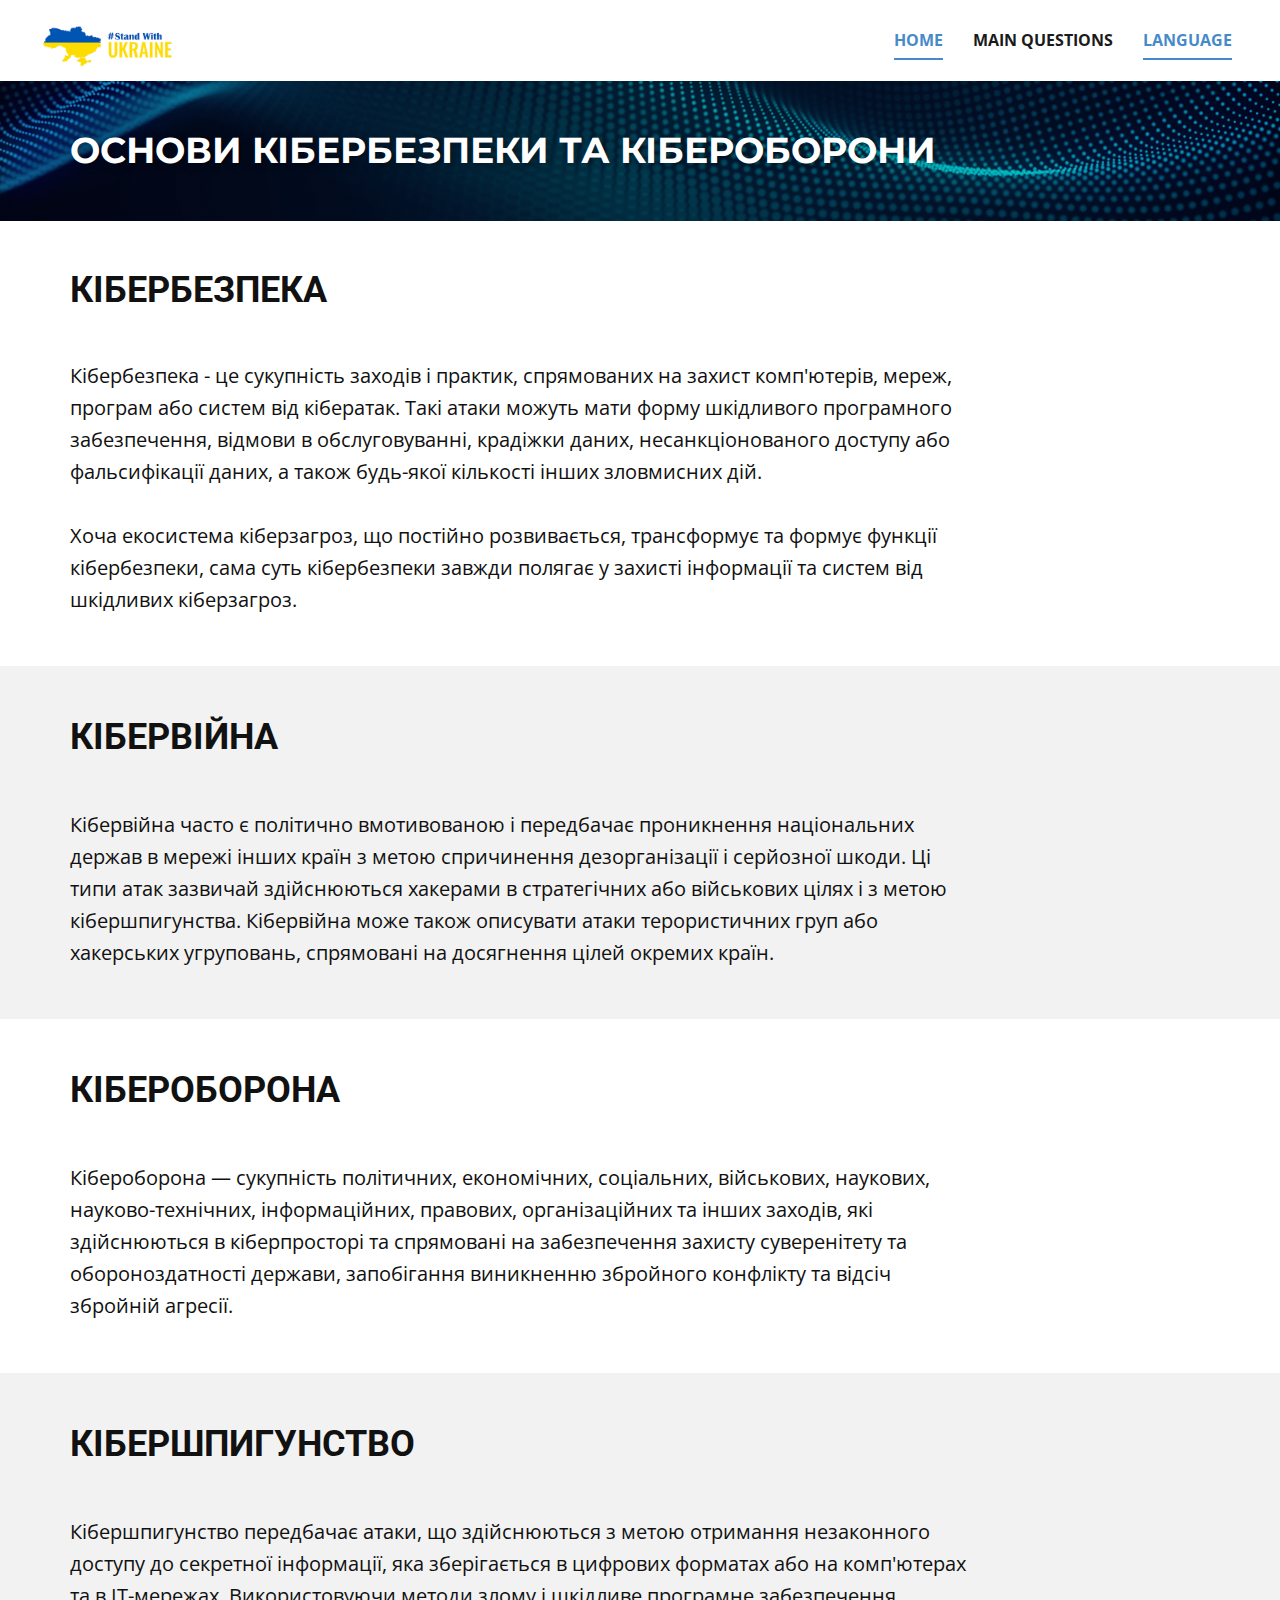
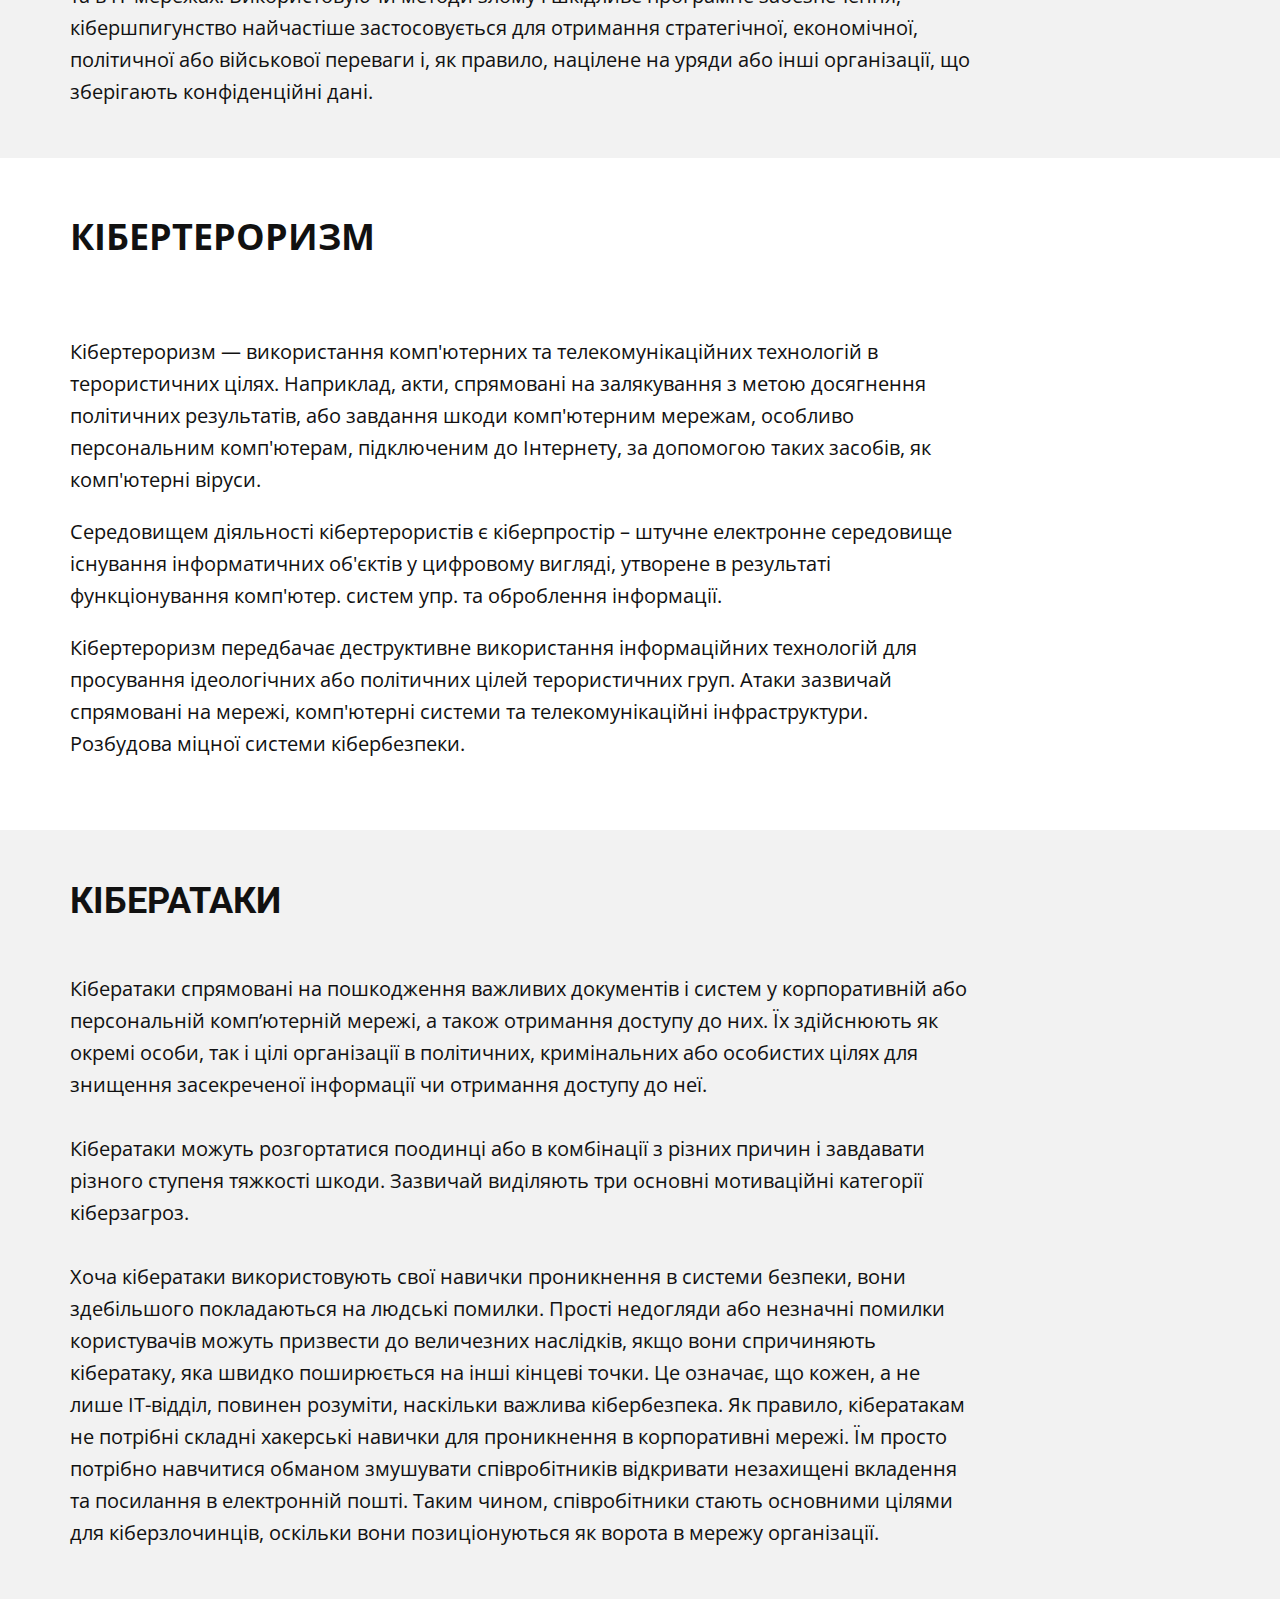
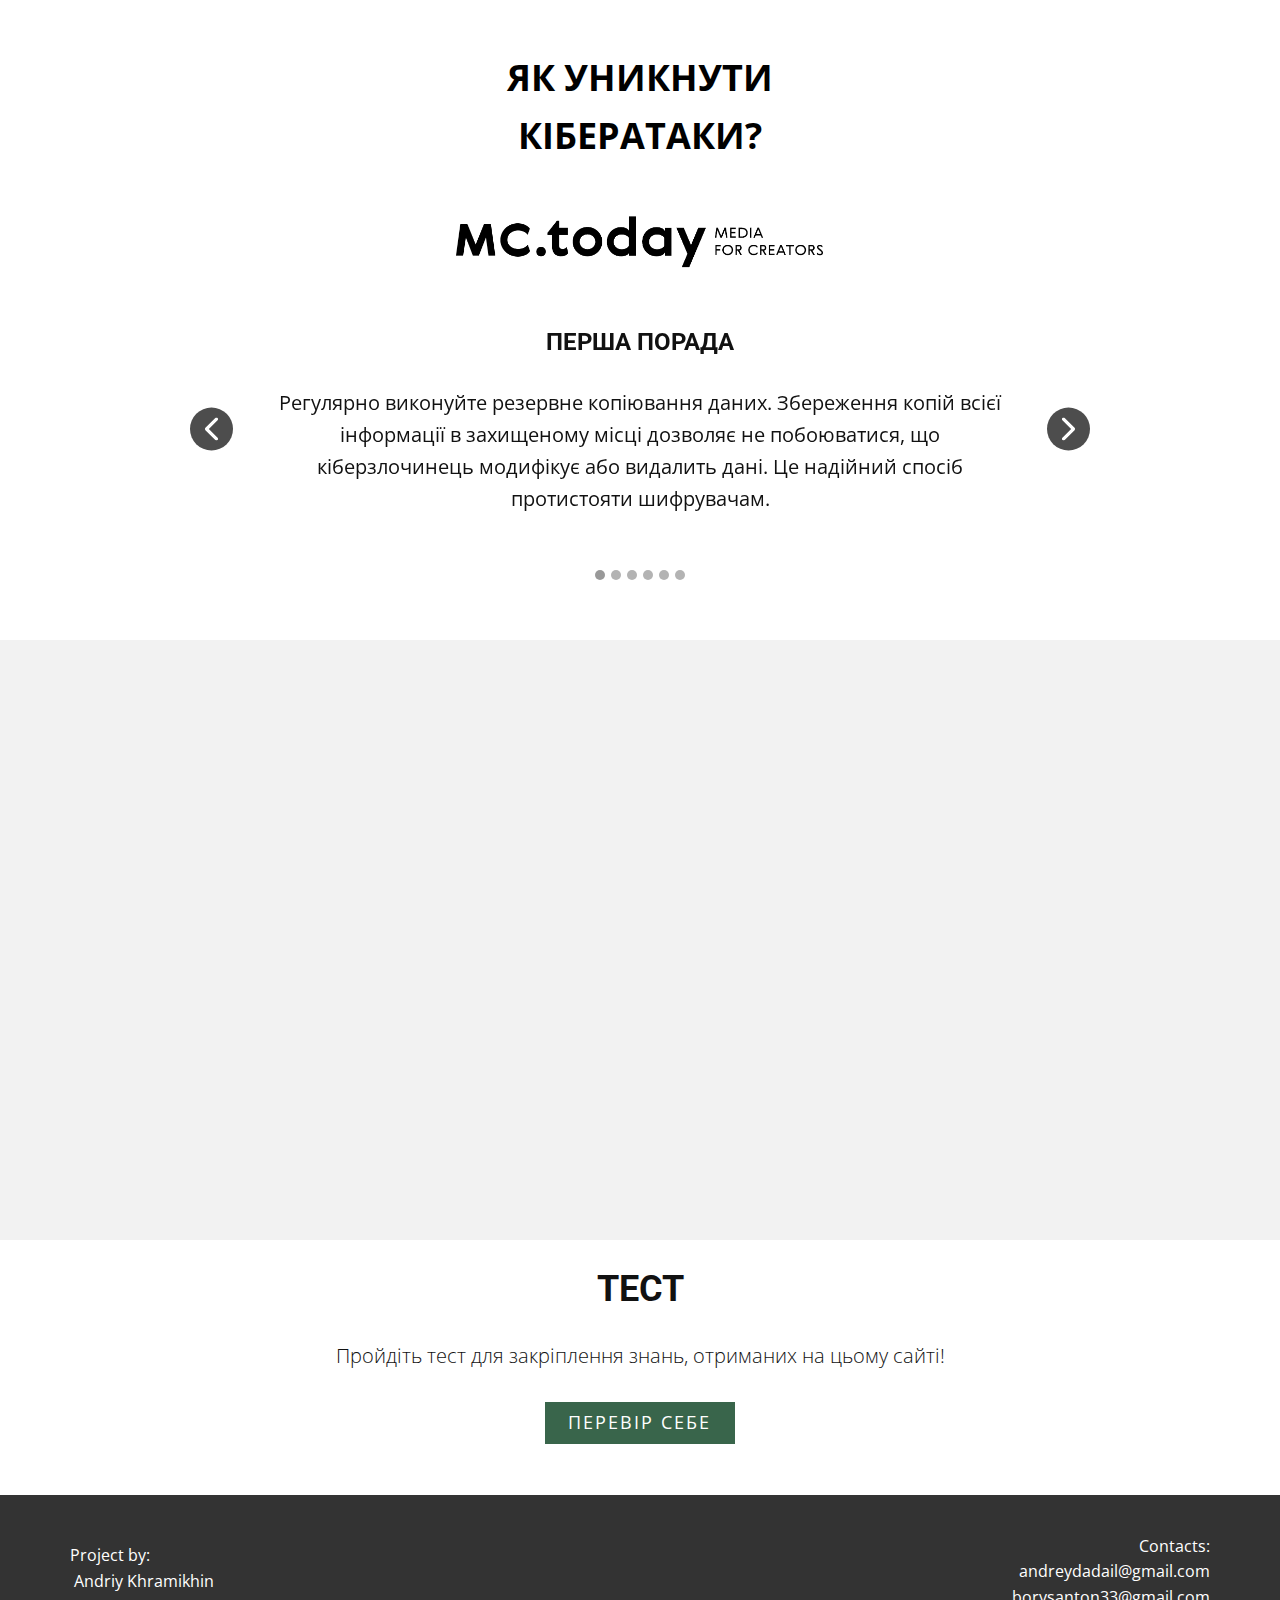
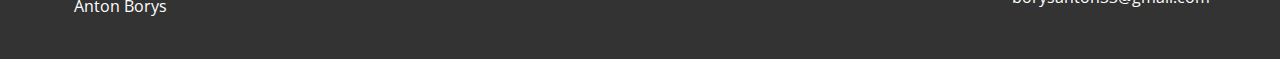
<file: КІБЕРБЕЗПЕКА.html>
<!DOCTYPE html>
<html style="font-size: 16px;" lang="ru"><head>
    <meta name="viewport" content="width=device-width, initial-scale=1.0">
    <meta charset="utf-8">
    <meta name="keywords" content="PC gaming news, reviews, and guides, INTUITIVE">
    <meta name="description" content="">
    <title>КІБЕРБЕЗПЕКА</title>
    <link rel="stylesheet" href="nicepage.css" media="screen">
<link rel="stylesheet" href="КІБЕРБЕЗПЕКА.css" media="screen">
    <script class="u-script" type="text/javascript" src="jquery.js" defer=""></script>
    <script class="u-script" type="text/javascript" src="nicepage.js" defer=""></script>
    <meta name="generator" content="Nicepage 5.0.7, nicepage.com">
    <meta name="referrer" content="origin">
    <link id="u-theme-google-font" rel="stylesheet" href="https://fonts.googleapis.com/css?family=Roboto:100,100i,300,300i,400,400i,500,500i,700,700i,900,900i|Open+Sans:300,300i,400,400i,500,500i,600,600i,700,700i,800,800i">
    <link id="u-page-google-font" rel="stylesheet" href="https://fonts.googleapis.com/css?family=Montserrat:100,100i,200,200i,300,300i,400,400i,500,500i,600,600i,700,700i,800,800i,900,900i">
    
    
    
    
    
    
    
    
    
    
    
    
    <script type="application/ld+json">{
		"@context": "http://schema.org",
		"@type": "Organization",
		"name": "",
		"logo": "images/image_2022-11-23_01-07-32.png"
}</script>
    <meta name="theme-color" content="#478ac9">
    <meta property="og:title" content="КІБЕРБЕЗПЕКА">
    <meta property="og:type" content="website">
  </head>
  <body class="u-body u-xl-mode" data-lang="ru"><header class="u-clearfix u-header u-image u-sticky u-sticky-aeb5 u-header" id="sec-20ce" data-image-width="220" data-image-height="139"><div class="u-clearfix u-sheet u-valign-middle-lg u-sheet-1">
        <a href="КІБЕРБЕЗПЕКА.html" class="u-image u-logo u-image-1" data-image-width="380" data-image-height="133" title="КІБЕРБЕЗПЕКА">
          <img src="images/image_2022-11-23_01-07-32.png" class="u-logo-image u-logo-image-1">
        </a>
        <nav class="u-menu u-menu-dropdown u-offcanvas u-menu-1">
          <div class="menu-collapse" style="font-size: 1rem; letter-spacing: 0px; font-weight: 700; text-transform: uppercase;">
            <a class="u-button-style u-custom-active-border-color u-custom-border u-custom-border-color u-custom-borders u-custom-hover-border-color u-custom-left-right-menu-spacing u-custom-padding-bottom u-custom-text-color u-custom-text-hover-color u-custom-top-bottom-menu-spacing u-nav-link u-text-active-palette-1-base u-text-hover-palette-2-base" href="#">
              <svg class="u-svg-link" viewBox="0 0 24 24"><use xmlns:xlink="http://www.w3.org/1999/xlink" xlink:href="#menu-hamburger"></use></svg>
              <svg class="u-svg-content" version="1.1" id="menu-hamburger" viewBox="0 0 16 16" x="0px" y="0px" xmlns:xlink="http://www.w3.org/1999/xlink" xmlns="http://www.w3.org/2000/svg"><g><rect y="1" width="16" height="2"></rect><rect y="7" width="16" height="2"></rect><rect y="13" width="16" height="2"></rect>
</g></svg>
            </a>
          </div>
          <div class="u-custom-menu u-nav-container">
            <ul class="u-nav u-spacing-30 u-unstyled u-nav-1"><li class="u-nav-item"><a class="u-border-2 u-border-active-palette-1-base u-border-hover-palette-1-base u-border-no-left u-border-no-right u-border-no-top u-button-style u-nav-link u-text-active-palette-1-base u-text-grey-90 u-text-hover-grey-90" href="КІБЕРБЕЗПЕКА.html#carousel_6234" style="padding: 10px 0px;">Home</a>
</li><li class="u-nav-item"><a class="u-border-2 u-border-active-palette-1-base u-border-hover-palette-1-base u-border-no-left u-border-no-right u-border-no-top u-button-style u-nav-link u-text-active-palette-1-base u-text-grey-90 u-text-hover-grey-90" href="КІБЕРБЕЗПЕКА.html#sec-dfb4" style="padding: 10px 0px;">Main questions</a><div class="u-nav-popup"><ul class="u-h-spacing-20 u-nav u-unstyled u-v-spacing-10 u-nav-2"><li class="u-nav-item"><a class="u-button-style u-nav-link u-white" href="КІБЕРБЕЗПЕКА.html#sec-dfb4">Cybersecurity</a>
</li><li class="u-nav-item"><a class="u-button-style u-nav-link u-white" href="КІБЕРБЕЗПЕКА.html#sec-ec45">Cyberwar</a>
</li><li class="u-nav-item"><a class="u-button-style u-nav-link u-white" href="КІБЕРБЕЗПЕКА.html#sec-858e">Cyberdefense</a>
</li><li class="u-nav-item"><a class="u-button-style u-nav-link u-white" href="КІБЕРБЕЗПЕКА.html#sec-5d4c">Cyberespionage</a>
</li><li class="u-nav-item"><a class="u-button-style u-nav-link u-white" href="КІБЕРБЕЗПЕКА.html#sec-f762">Cyberterrorism</a>
</li><li class="u-nav-item"><a class="u-button-style u-nav-link u-white" href="КІБЕРБЕЗПЕКА.html#sec-db13">Cyberattacks</a>
</li><li class="u-nav-item"><a class="u-button-style u-nav-link u-white" href="КІБЕРБЕЗПЕКА.html#sec-d82f">How to avoid a cyberattack?</a>
</li><li class="u-nav-item"><a class="u-button-style u-nav-link u-white" href="КІБЕРБЕЗПЕКА.html#sec-c91d">Test yourself</a>
</li></ul>
</div>
</li><li class="u-nav-item"><a class="u-border-2 u-border-active-palette-1-base u-border-hover-palette-1-base u-border-no-left u-border-no-right u-border-no-top u-button-style u-nav-link u-text-active-palette-1-base u-text-grey-90 u-text-hover-grey-90" href="КІБЕРБЕЗПЕКА.html" style="padding: 10px 0px;">Language</a><div class="u-nav-popup"><ul class="u-h-spacing-20 u-nav u-unstyled u-v-spacing-10 u-nav-3"><li class="u-nav-item"><a class="u-button-style u-nav-link u-white" href="CYBERSECURITY.html">English</a>
</li><li class="u-nav-item"><a class="u-button-style u-nav-link u-white" href="КІБЕРБЕЗПЕКА.html">Ukrainian</a>
</li></ul>
</div>
</li></ul>
          </div>
          <div class="u-custom-menu u-nav-container-collapse">
            <div class="u-black u-container-style u-inner-container-layout u-opacity u-opacity-95 u-sidenav">
              <div class="u-inner-container-layout u-sidenav-overflow">
                <div class="u-menu-close"></div>
                <ul class="u-align-center u-nav u-popupmenu-items u-unstyled u-nav-4"><li class="u-nav-item"><a class="u-button-style u-nav-link" href="КІБЕРБЕЗПЕКА.html#carousel_6234">Home</a>
</li><li class="u-nav-item"><a class="u-button-style u-nav-link" href="КІБЕРБЕЗПЕКА.html#sec-dfb4">Main questions</a><div class="u-nav-popup"><ul class="u-h-spacing-20 u-nav u-unstyled u-v-spacing-10 u-nav-5"><li class="u-nav-item"><a class="u-button-style u-nav-link" href="КІБЕРБЕЗПЕКА.html#sec-dfb4">Cybersecurity</a>
</li><li class="u-nav-item"><a class="u-button-style u-nav-link" href="КІБЕРБЕЗПЕКА.html#sec-ec45">Cyberwar</a>
</li><li class="u-nav-item"><a class="u-button-style u-nav-link" href="КІБЕРБЕЗПЕКА.html#sec-858e">Cyberdefense</a>
</li><li class="u-nav-item"><a class="u-button-style u-nav-link" href="КІБЕРБЕЗПЕКА.html#sec-5d4c">Cyberespionage</a>
</li><li class="u-nav-item"><a class="u-button-style u-nav-link" href="КІБЕРБЕЗПЕКА.html#sec-f762">Cyberterrorism</a>
</li><li class="u-nav-item"><a class="u-button-style u-nav-link" href="КІБЕРБЕЗПЕКА.html#sec-db13">Cyberattacks</a>
</li><li class="u-nav-item"><a class="u-button-style u-nav-link" href="КІБЕРБЕЗПЕКА.html#sec-d82f">How to avoid a cyberattack?</a>
</li><li class="u-nav-item"><a class="u-button-style u-nav-link" href="КІБЕРБЕЗПЕКА.html#sec-c91d">Test yourself</a>
</li></ul>
</div>
</li><li class="u-nav-item"><a class="u-button-style u-nav-link" href="КІБЕРБЕЗПЕКА.html">Language</a><div class="u-nav-popup"><ul class="u-h-spacing-20 u-nav u-unstyled u-v-spacing-10 u-nav-6"><li class="u-nav-item"><a class="u-button-style u-nav-link" href="CYBERSECURITY.html">English</a>
</li><li class="u-nav-item"><a class="u-button-style u-nav-link" href="КІБЕРБЕЗПЕКА.html">Ukrainian</a>
</li></ul>
</div>
</li></ul>
              </div>
            </div>
            <div class="u-black u-menu-overlay u-opacity u-opacity-70"></div>
          </div>
        </nav>
      </div></header>
    <section class="u-align-center u-clearfix u-image u-shading u-section-1" id="carousel_6234" src="" data-image-width="3840" data-image-height="2160">
      <div class="u-clearfix u-sheet u-valign-middle u-sheet-1">
        <h1 class="u-align-left u-custom-font u-font-montserrat u-text u-text-body-alt-color u-title u-text-1">ОСНОВИ КІБЕРБЕЗПЕКИ ТА КІБЕРОБОРОНИ</h1>
      </div>
    </section>
    <section class="u-align-center u-clearfix u-white u-section-2" src="" id="sec-dfb4">
      <div class="u-clearfix u-sheet u-sheet-1">
        <h1 class="u-align-left u-text u-title u-text-1">КІБЕРБЕЗПЕКА</h1>
        <p class="u-align-left u-large-text u-text u-text-variant u-text-2"> Кібербезпека - це сукупність заходів і практик, спрямованих на захист комп'ютерів, мереж, програм або систем від кібератак. Такі атаки можуть мати форму шкідливого програмного забезпечення, відмови в обслуговуванні, крадіжки даних, несанкціонованого доступу або фальсифікації даних, а також будь-якої кількості інших зловмисних дій. <br>
          <br>Хоча екосистема кіберзагроз, що постійно розвивається, трансформує та формує функції кібербезпеки, сама суть кібербезпеки завжди полягає у захисті інформації та систем від шкідливих кіберзагроз. <br>
        </p>
      </div>
    </section>
    <section class="u-clearfix u-grey-5 u-section-3" id="sec-ec45">
      <div class="u-clearfix u-sheet u-valign-middle u-sheet-1">
        <h3 class="u-text u-text-1">КІБЕРВІЙНА</h3>
        <p class="u-text u-text-2"> Кібервійна часто є політично вмотивованою і передбачає проникнення національних держав в мережі інших країн з метою спричинення дезорганізації і серйозної шкоди. Ці типи атак зазвичай здійснюються хакерами в стратегічних або військових цілях і з метою кібершпигунства. Кібервійна може також описувати атаки терористичних груп або хакерських угруповань, спрямовані на досягнення цілей окремих країн.</p>
      </div>
    </section>
    <section class="u-clearfix u-white u-section-4" id="sec-858e">
      <div class="u-clearfix u-sheet u-sheet-1">
        <h3 class="u-align-left u-text u-text-1">КІБЕРОБОРОНА</h3>
        <p class="u-align-left u-text u-text-2"> Кібероборона — сукупність політичних, економічних, соціальних, військових, наукових, науково-технічних, інформаційних, правових, організаційних та інших заходів, які здійснюються в кіберпросторі та спрямовані на забезпечення захисту суверенітету та обороноздатності держави, запобігання виникненню збройного конфлікту та відсіч збройній агресії.</p>
      </div>
    </section>
    <section class="u-clearfix u-grey-5 u-section-5" id="sec-5d4c">
      <div class="u-clearfix u-sheet u-sheet-1">
        <h3 class="u-text u-text-1">КІБЕРШПИГУНСТВО</h3>
        <p class="u-text u-text-2"> Кібершпигунство передбачає атаки, що здійснюються з метою отримання незаконного доступу до секретної інформації, яка зберігається в цифрових форматах або на комп'ютерах та в ІТ-мережах. Використовуючи методи злому і шкідливе програмне забезпечення, кібершпигунство найчастіше застосовується для отримання стратегічної, економічної, політичної або військової переваги і, як правило, націлене на уряди або інші організації, що зберігають конфіденційні дані.</p>
      </div>
    </section>
    <section class="u-clearfix u-white u-section-6" id="sec-f762">
      <div class="u-clearfix u-sheet u-valign-middle u-sheet-1">
        <p class="u-align-left u-text u-text-1">КІБЕРТЕРОРИЗМ</p>
        <div class="fr-view u-align-center u-clearfix u-rich-text u-text u-text-2">
          <p style="text-align: left;">Кібертероризм — використання комп'ютерних та телекомунікаційних технологій в терористичних цілях. Наприклад, акти, спрямовані на залякування з метою досягнення політичних результатів, або завдання шкоди комп'ютерним мережам, особливо персональним комп'ютерам, підключеним до Інтернету, за допомогою таких засобів, як комп'ютерні віруси.</p>
          <p style="text-align: left;">Середовищем діяльності кібертерористів є кіберпростір – штучне електронне середовище існування інформатичних об'єктів у цифровому вигляді, утворене в результаті функціонування комп'ютер. систем упр. та оброблення інформації.</p>
          <p id="isPasted" style="text-align: left;">Кібертероризм передбачає деструктивне використання інформаційних технологій для просування ідеологічних або політичних цілей терористичних груп. Атаки зазвичай спрямовані на мережі, комп'ютерні системи та телекомунікаційні інфраструктури. Розбудова міцної системи кібербезпеки.</p>
        </div>
      </div>
    </section>
    <section class="u-clearfix u-grey-5 u-section-7" id="sec-db13">
      <div class="u-clearfix u-sheet u-sheet-1">
        <h3 class="u-text u-text-1"> КІБЕРАТАКИ</h3>
        <p class="u-text u-text-2"> Кібератаки спрямовані на пошкодження важливих документів і систем у корпоративній або персональній комп’ютерній мережі, а також отримання доступу до них. Їх здійснюють як окремі особи, так і цілі організації в політичних, кримінальних або особистих цілях для знищення засекреченої інформації чи отримання доступу до неї.<br>
          <br>Кібератаки можуть розгортатися поодинці або в комбінації з різних причин і завдавати різного ступеня тяжкості шкоди. Зазвичай виділяють три основні мотиваційні категорії кіберзагроз.&nbsp;<br>
          <br>Хоча кібератаки використовують свої навички проникнення в системи безпеки, вони здебільшого покладаються на людські помилки. Прості недогляди або незначні помилки користувачів можуть призвести до величезних наслідків, якщо вони спричиняють кібератаку, яка швидко поширюється на інші кінцеві точки. Це означає, що кожен, а не лише ІТ-відділ, повинен розуміти, наскільки важлива кібербезпека. Як правило, кібератакам не потрібні складні хакерські навички для проникнення в корпоративні мережі. Їм просто потрібно навчитися обманом змушувати співробітників відкривати незахищені вкладення та посилання в електронній пошті. Таким чином, співробітники стають основними цілями для кіберзлочинців, оскільки вони позиціонуються як ворота в мережу організації.<br>
        </p>
      </div>
    </section>
    <section class="u-align-center u-clearfix u-white u-section-8" id="sec-d82f">
      <div class="u-clearfix u-sheet u-sheet-1">
        <p class="u-text u-text-black u-text-1">ЯК УНИКНУТИ КІБЕРАТАКИ?</p>
        <img class="u-image u-image-contain u-image-default u-image-1" src="images/123.png" alt="" data-image-width="1423" data-image-height="209">
        <div id="carousel-5989" data-interval="5000" data-u-ride="carousel" class="u-carousel u-slider u-slider-1">
          <ol class="u-absolute-hcenter u-carousel-indicators u-carousel-indicators-1">
            <li data-u-target="#carousel-5989" class="u-active u-active-grey-40 u-grey-30 u-hover-palette-5-dark-1 u-shape-circle" data-u-slide-to="0" style="width: 10px; height: 10px;"></li>
            <li data-u-target="#carousel-5989" class="u-active-grey-40 u-grey-30 u-hover-palette-5-dark-1 u-shape-circle" data-u-slide-to="1" style="width: 10px; height: 10px;"></li>
            <li data-u-target="#carousel-5989" class="u-active-grey-40 u-grey-30 u-hover-palette-5-dark-1 u-shape-circle" data-u-slide-to="2" style="width: 10px; height: 10px;"></li>
            <li data-u-target="#carousel-5989" class="u-active-grey-40 u-grey-30 u-hover-palette-5-dark-1 u-shape-circle" data-u-slide-to="3" style="width: 10px; height: 10px;"></li>
            <li data-u-target="#carousel-5989" class="u-active-grey-40 u-grey-30 u-hover-palette-5-dark-1 u-shape-circle" data-u-slide-to="4" style="width: 10px; height: 10px;"></li>
            <li data-u-target="#carousel-5989" class="u-active-grey-40 u-grey-30 u-hover-palette-5-dark-1 u-shape-circle" data-u-slide-to="5" style="width: 10px; height: 10px;"></li>
          </ol>
          <div class="u-carousel-inner" role="listbox">
            <div class="u-active u-align-center u-carousel-item u-container-style u-slide">
              <div class="u-container-layout u-container-layout-1">
                <h4 class="u-text u-text-2">ПЕРША ПОРАДА </h4>
                <p class="u-large-text u-text u-text-variant u-text-3"> Регулярно виконуйте резервне копіювання даних. Збереження копій всієї інформації в захищеному місці дозволяє не побоюватися, що кіберзлочинець модифікує або видалить дані. Це надійний спосіб протистояти шифрувачам.</p>
              </div>
            </div>
            <div class="u-align-center u-carousel-item u-container-style u-slide">
              <div class="u-container-layout u-container-layout-2">
                <h4 class="u-text u-text-4">ДРУГА ПОРАДА </h4>
                <p class="u-large-text u-text u-text-variant u-text-5"> Контролюйте доступи. Використовуйте облікові записи з мінімальними правами для щоденної роботи. Це зменшить шкоду, якщо кіберзлочинець отримає доступ до такого облікового запису. Видаліть облікові записи інших користувачів, які не використовуються.</p>
              </div>
            </div>
            <div class="u-align-center u-carousel-item u-container-style u-slide">
              <div class="u-container-layout u-container-layout-3">
                <h4 class="u-text u-text-6"> ТРЕТЯ ПОРАДА </h4>
                <p class="u-large-text u-text u-text-variant u-text-7"> Не забувайте про двофакторну авторизацію. Ще один одноразовий код на додаток до основного пароля допомагає підвищити безпеку облікового запису.</p>
              </div>
            </div>
            <div class="u-align-center u-carousel-item u-container-style u-slide">
              <div class="u-container-layout u-container-layout-4">
                <h4 class="u-text u-text-8">ЧЕТВЕРТА ПОРАДА </h4>
                <p class="u-large-text u-text u-text-variant u-text-9"> Слідкуйте за новинами кібербезпеки. Цікавтеся останніми подіями у кіберсфері, щоб бути в курсі останніх атак. Іноді це дозволяє раніше відреагувати на нову кіберзагрозу.</p>
              </div>
            </div>
            <div class="u-align-center u-carousel-item u-container-style u-slide">
              <div class="u-container-layout u-container-layout-5">
                <h4 class="u-text u-text-10">П'ЯТА ПОРАДА </h4>
                <p class="u-large-text u-text u-text-variant u-text-11"> Оновлюйте програмне забезпечення вчасно. У програмах постійно знаходять уразливості, які іноді закриваються у нових версіях.</p>
              </div>
            </div>
            <div class="u-align-center u-carousel-item u-container-style u-slide">
              <div class="u-container-layout u-container-layout-6">
                <h4 class="u-text u-text-12">ШОСТА ПОРАДА </h4>
                <p class="u-large-text u-text u-text-variant u-text-13"> Використовуйте брандмауери та антивіруси. Це ще один рівень захисту шляхом виявлення шкідливих програм та зниження інших ризиків.</p>
              </div>
            </div>
          </div>
          <a class="u-absolute-vcenter u-carousel-control u-carousel-control-prev u-grey-70 u-icon-circle u-spacing-10 u-carousel-control-1" href="#carousel-5989" role="button" data-u-slide="prev">
            <span aria-hidden="true">
              <svg viewBox="0 0 451.847 451.847"><path d="M97.141,225.92c0-8.095,3.091-16.192,9.259-22.366L300.689,9.27c12.359-12.359,32.397-12.359,44.751,0
c12.354,12.354,12.354,32.388,0,44.748L173.525,225.92l171.903,171.909c12.354,12.354,12.354,32.391,0,44.744
c-12.354,12.365-32.386,12.365-44.745,0l-194.29-194.281C100.226,242.115,97.141,234.018,97.141,225.92z"></path></svg>
            </span>
            <span class="sr-only">
              <svg viewBox="0 0 451.847 451.847"><path d="M97.141,225.92c0-8.095,3.091-16.192,9.259-22.366L300.689,9.27c12.359-12.359,32.397-12.359,44.751,0
c12.354,12.354,12.354,32.388,0,44.748L173.525,225.92l171.903,171.909c12.354,12.354,12.354,32.391,0,44.744
c-12.354,12.365-32.386,12.365-44.745,0l-194.29-194.281C100.226,242.115,97.141,234.018,97.141,225.92z"></path></svg>
            </span>
          </a>
          <a class="u-absolute-vcenter u-carousel-control u-carousel-control-next u-grey-70 u-icon-circle u-spacing-10 u-carousel-control-2" href="#carousel-5989" role="button" data-u-slide="next">
            <span aria-hidden="true">
              <svg viewBox="0 0 451.846 451.847"><path d="M345.441,248.292L151.154,442.573c-12.359,12.365-32.397,12.365-44.75,0c-12.354-12.354-12.354-32.391,0-44.744
L278.318,225.92L106.409,54.017c-12.354-12.359-12.354-32.394,0-44.748c12.354-12.359,32.391-12.359,44.75,0l194.287,194.284
c6.177,6.18,9.262,14.271,9.262,22.366C354.708,234.018,351.617,242.115,345.441,248.292z"></path></svg>
            </span>
            <span class="sr-only">
              <svg viewBox="0 0 451.846 451.847"><path d="M345.441,248.292L151.154,442.573c-12.359,12.365-32.397,12.365-44.75,0c-12.354-12.354-12.354-32.391,0-44.744
L278.318,225.92L106.409,54.017c-12.354-12.359-12.354-32.394,0-44.748c12.354-12.359,32.391-12.359,44.75,0l194.287,194.284
c6.177,6.18,9.262,14.271,9.262,22.366C354.708,234.018,351.617,242.115,345.441,248.292z"></path></svg>
            </span>
          </a>
        </div>
      </div>
      <style data-mode="XXL">@media (max-width: 0px) {
   .u-section-8 {
    background-image: none;
  }
  .u-section-8 .u-sheet-1 {
    min-height: 579px;
  }
  .u-section-8 .u-slider-1 {
    min-height: 480px;
    width: 763px;
    margin-top: 50px;
    margin-bottom: 50px;
    margin-left: auto;
    margin-right: auto;
  }
  .u-section-8 .u-carousel-indicators-1 {
    position: absolute;
    bottom: 10px;
    width: auto;
    height: auto;
  }
  .u-section-8 .u-container-layout-1 {
    padding-top: 30px;
    padding-bottom: 30px;
    padding-left: 80px;
    padding-right: 80px;
  }
  .u-block-f82b-18 {
    width: 83px;
    height: 83px;
    background-image: url("[data-uri]");
    background-position: 50% 50%;
    margin-top: 0;
    margin-bottom: 0;
    margin-left: auto;
    margin-right: auto;
  }
  .u-section-8 .u-text-3 {
    margin-top: 20px;
    margin-left: 0;
    margin-right: 0;
    margin-bottom: 0;
    font-size: 1.25rem;
  }
  .u-section-8 .u-text-2 {
    font-weight: 700;
    margin-top: 35px;
    margin-left: auto;
    margin-right: auto;
    margin-bottom: 0;
  }
  .u-block-f82b-17 {
    font-size: 1rem;
    font-weight: 400;
    margin-top: 15px;
    margin-left: auto;
    margin-right: auto;
    margin-bottom: 0;
  }
  .u-block-f82b-20 {
    padding-top: 30px;
    padding-bottom: 30px;
    padding-left: 80px;
    padding-right: 80px;
  }
  .u-block-f82b-21 {
    width: 83px;
    height: 83px;
    background-image: url("[data-uri]");
    background-position: 50% 50%;
    margin-top: 0;
    margin-bottom: 0;
    margin-left: auto;
    margin-right: auto;
  }
  .u-block-f82b-22 {
    margin-top: 20px;
    margin-left: 0;
    margin-right: 0;
    margin-bottom: 0;
    font-size: 1.25rem;
  }
  .u-block-f82b-23 {
    font-weight: 700;
    margin-top: 35px;
    margin-left: auto;
    margin-right: auto;
    margin-bottom: 0;
  }
  .u-block-f82b-24 {
    font-size: 1rem;
    font-weight: 400;
    margin-top: 15px;
    margin-left: auto;
    margin-right: auto;
    margin-bottom: 0;
  }
  .u-section-8 .u-carousel-control-1 {
    width: 43px;
    height: 43px;
    background-image: none;
  }
  .u-section-8 .u-carousel-control-2 {
    width: 43px;
    height: 43px;
    background-image: none;
    left: auto;
    position: absolute;
    right: 0;
  }
}</style>
    </section>
    <section class="u-clearfix u-grey-5 u-section-9" id="sec-81f9">
      <div class="u-clearfix u-sheet u-sheet-1">
        <div class="u-align-left u-expanded-width u-left-0 u-video u-video-contain u-video-1">
          <div class="embed-responsive embed-responsive-1">
            <iframe style="position: absolute;top: 0;left: 0;width: 100%;height: 100%;" class="embed-responsive-item" src="https://www.youtube.com/embed/9nQHFF95Q-8?mute=0&amp;showinfo=0&amp;controls=1&amp;start=0" frameborder="0" allowfullscreen=""></iframe>
          </div>
        </div>
      </div>
    </section>
    <section class="u-align-center u-clearfix u-white u-section-10" id="sec-c91d">
      <div class="u-clearfix u-sheet u-sheet-1">
        <h1 class="u-text u-text-1">ТЕСТ</h1>
        <p class="u-text u-text-2">Пройдіть тест для закріплення знань, отриманих на цьому сайті!</p>
        <a href="https://forms.gle/GevR4JmBXghpnULJ7" class="u-border-none u-btn u-btn-rectangle u-button-style u-color-scheme-summer-time u-color-style-multicolor-1 u-custom-color-1 u-radius-0 u-btn-1">ПЕРЕВІР СЕБЕ</a>
      </div>
    </section>
    
    
    
    <footer class="u-align-center u-clearfix u-footer u-grey-80 u-footer" id="sec-bd27"><div class="u-clearfix u-sheet u-sheet-1">
        <p class="u-align-right u-text u-text-1"> Contacts:<br>andreydadail@gmail.com<br>borysanton33@gmail.com
        </p>
        <p class="u-align-left u-small-text u-text u-text-variant u-text-2">Project by:&nbsp;<br>&nbsp;Andriy Khramikhin<br>&nbsp;Anton Borys
        </p>
      </div></footer>
  
</body></html>
</file>
